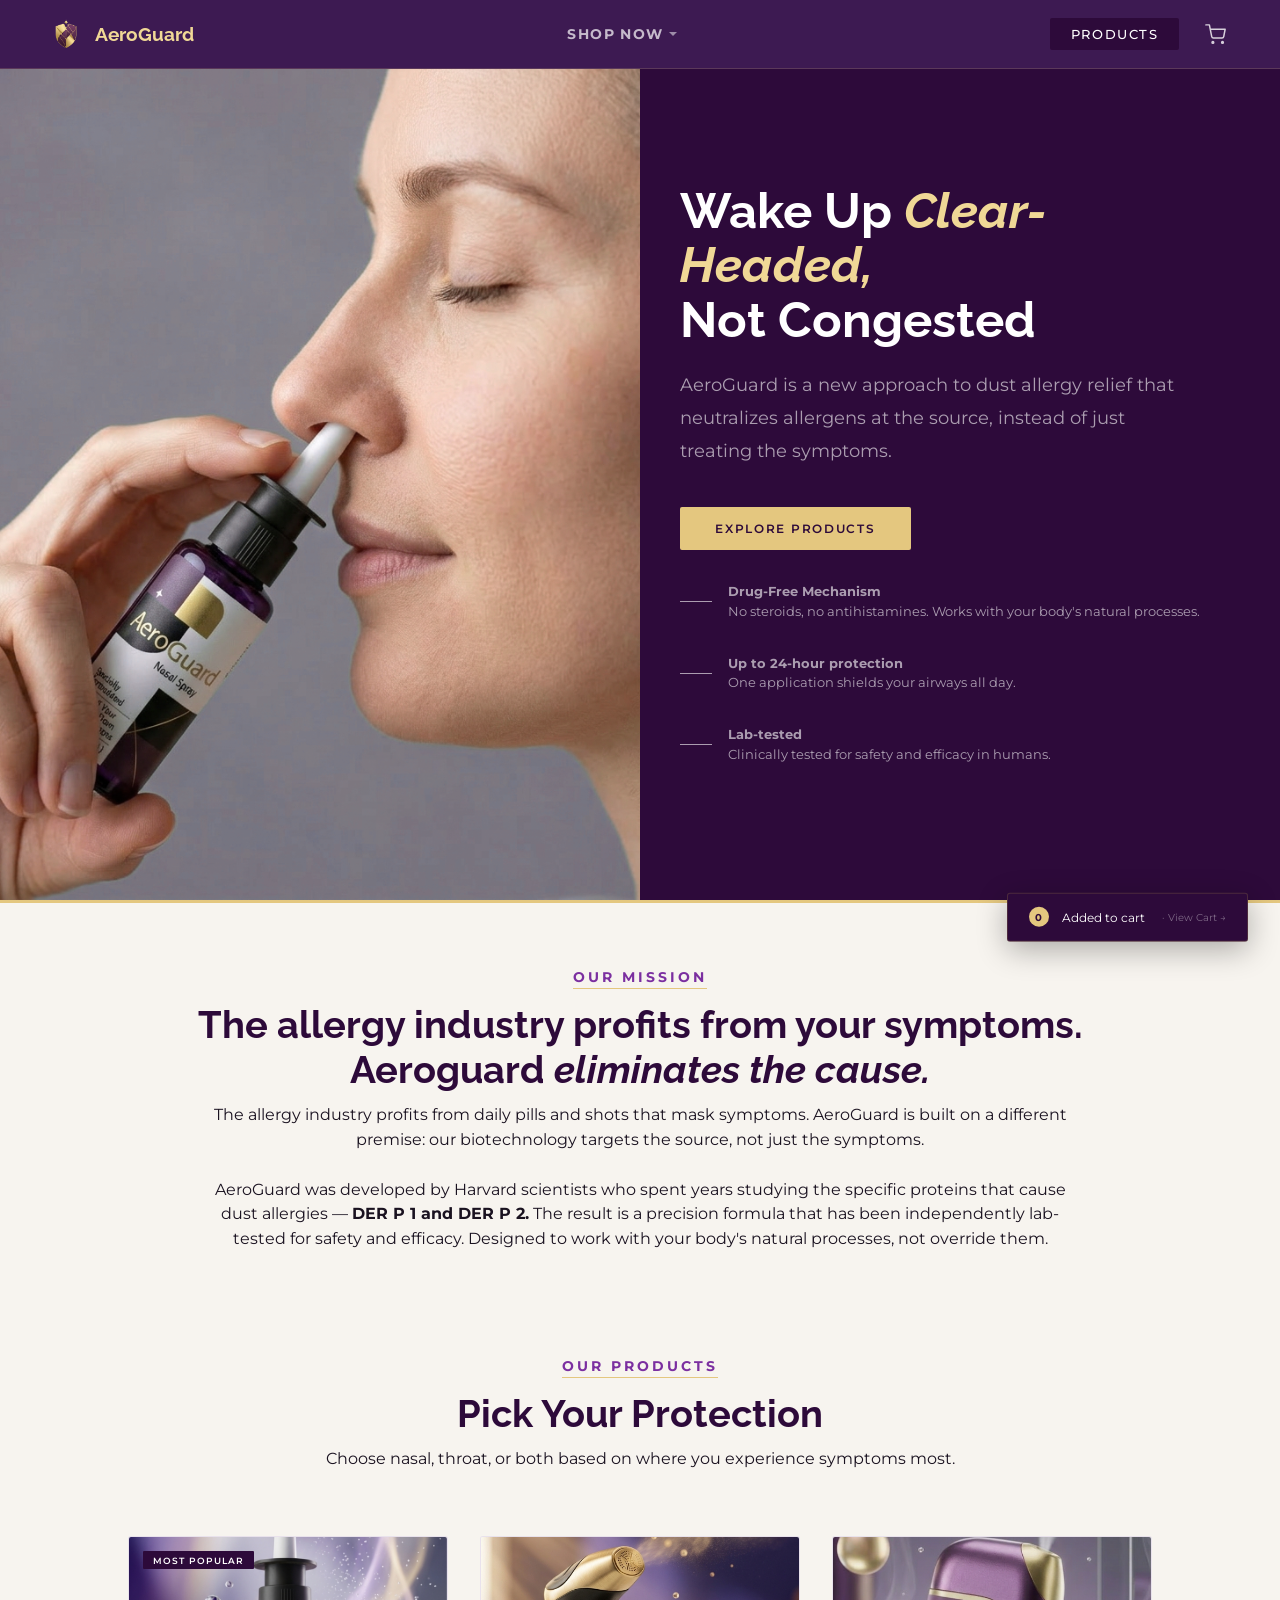
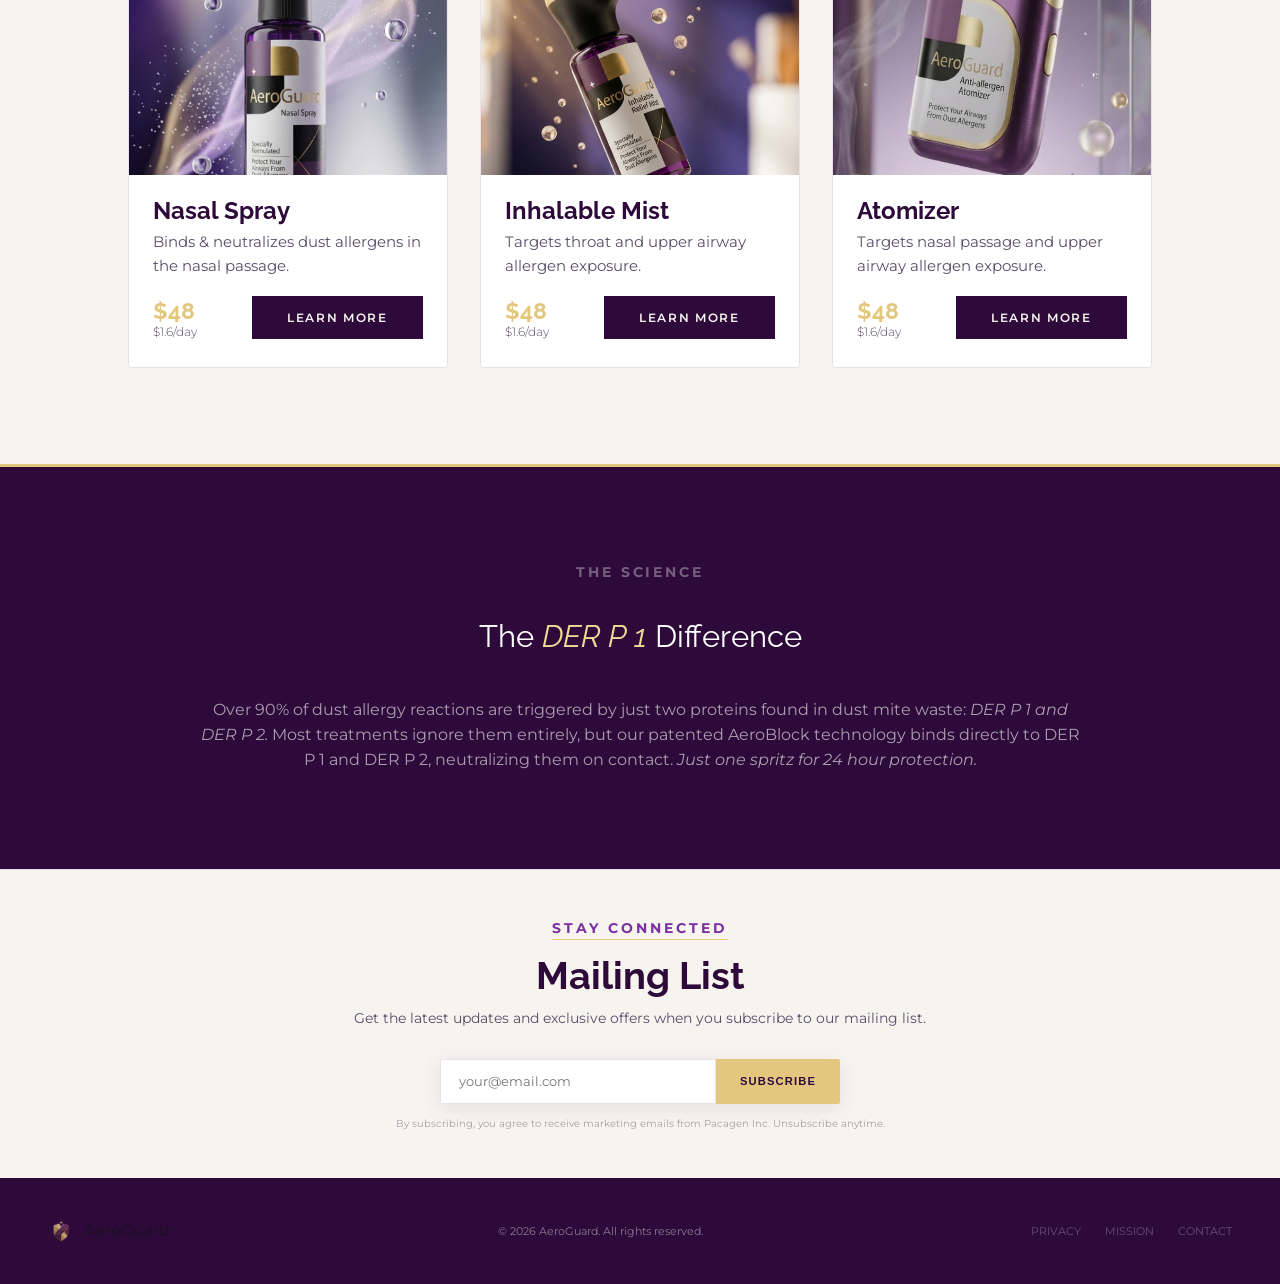
<file: index.html>
<!DOCTYPE html>
<html lang="en">
<head>

  <!-- <script src="https://static.runconverge.com/pixels/w557uh.js" async></script>
  <script>
    window.cvg||(cvg=function(){cvg.process?cvg.process.apply(cvg,arguments):cvg.queue.push(arguments)},cvg.queue=[]);
    cvg({method:"track",eventName:"$page_load"});
  </script> -->

  <meta charset="UTF-8"/>
  <meta name="viewport" content="width=device-width, initial-scale=1.0"/>
  <title>AeroGuard — Inhalable Allergy Relief</title>
  
  <link href="https://fonts.googleapis.com/css2?family=Raleway:ital,wght@0,300;0,400;0,600;0,700;1,300;1,400&family=Montserrat:wght@300;400;500;600&display=swap" rel="stylesheet"/>
  
  <link rel="stylesheet" href="assets/css/global.css" />
  <link rel="stylesheet" href="assets/css/landing-styles.css" /> 
</head>
<body>

<div id="nav-placeholder"></div>

<section class="hero">
  <div class="hero-text fade-up">
    <h1 class="hero-title">Wake Up <em>Clear-Headed,</em><br>Not Congested</h1>
    <p class="hero-body">AeroGuard is a new approach to dust allergy relief that neutralizes allergens at the source, instead of just treating the symptoms.</p>
    
    <a href="#products" class="hero-cta">Explore Products</a>
    
    <div class="hero-proof">
      <div class="proof-line"></div>
      <div class="proof-text">
        Drug-Free Mechanism
        <strong>No steroids, no antihistamines. Works with your body's natural processes.</strong>
      </div>
    </div>

    <div class="hero-proof">
      <div class="proof-line"></div>
      <div class="proof-text">
        Up to 24-hour protection
        <strong>One application shields your airways all day.</strong>
      </div>
    </div>

    <div class="hero-proof">
      <div class="proof-line"></div>
      <div class="proof-text">
        Lab-tested
        <strong>Clinically tested for safety and efficacy in humans.</strong>
      </div>
    </div>

  </div>
  <div class="hero-img">
    <img src="assets/images/homepage-hero.png" alt="Homepage Hero">
  </div>
</section>

<section class="preproduct" id="preproduct">
  <div class="section-header fade-up">
    <div class="section-eyebrow fade-up">Our Mission</div>
    <h2 class="section-title fade-up">
      The allergy industry profits from your symptoms. 
      <br>Aeroguard <em>eliminates the cause.</em>
    </h2>
    <p class="section-sub">
    The allergy industry profits from daily pills and shots that mask symptoms. AeroGuard is built on a different premise: our biotechnology targets the source, not just the symptoms.
    <br><br>
    AeroGuard was developed by Harvard scientists who spent years studying the specific proteins that cause dust allergies — <strong>DER P 1 and DER P 2.</strong> The result is a precision formula that has been independently lab-tested for safety and efficacy. Designed to work with your body's natural processes, not override them.
    </p>
  </div>
</section>

<section class="products" id="products">
  <div class="section-header fade-up">
    <div class="section-eyebrow">Our Products</div>
    <h2 class="section-title">Pick Your Protection</h2>
    <p class="section-sub">Choose nasal, throat, or both based on where you experience symptoms most.</p>
  </div>
  
  <div class="products-grid">
    
    <div class="product-card fade-up">
      <div class="product-img-wrap" onclick="window.location.href='products/nasalspray.html'" style="cursor: pointer;">
        <div class="product-badge badge-best">Most Popular</div>
        <img src ="assets/images/nasalspray_product.png" alt="AeroGuard Nasal Spray">
      </div>
      <div class="product-info">
        <div class="product-name" onclick="window.location.href='products/nasalspray.html'" style="cursor: pointer;">Nasal Spray</div>
        <div class="product-tagline">Binds &amp; neutralizes dust allergens in the nasal passage.</div>
        <div class="product-footer">
          <div>
            <div class="product-price">$48</div>
            <div class="product-price-sub">$1.6/day</div>
          </div>
          <button class="product-cta" onclick="window.location.href='products/nasalspray.html'" style="cursor: pointer;">Learn More</button>
          <!-- <button class="atc-btn btn-atc" onclick="Cart.add('nasal-spray')">Add to Cart</button> -->
        </div>
      </div>
    </div>

    <div class="product-card fade-up">
      <div class="product-img-wrap" onclick="window.location.href='products/inhalermist.html'" style="cursor: pointer;">
        <img src="assets/images/inhalermist_product.png" alt="AeroGuard Inhalable Mist">
      </div>
      <div class="product-info">
        <div class="product-name" onclick="window.location.href='products/inhalermist.html'" style="cursor: pointer;">Inhalable Mist</div>
        <div class="product-tagline">Targets throat and upper airway allergen exposure.</div>
        <div class="product-footer">
          <div>
            <div class="product-price">$48</div>
            <div class="product-price-sub">$1.6/day</div>
          </div>
          <button class="product-cta" onclick="window.location.href='products/inhalermist.html'" style="cursor: pointer;">Learn More</button>
          <!-- <button class="atc-btn btn-atc" onclick="Cart.add('inhalable-mist')">Add to Cart</button> -->
        </div>
      </div>
    </div>

    <div class="product-card fade-up">
      <div class="product-img-wrap" onclick="window.location.href='products/atomizer.html'" style="cursor: pointer;">
        <img src="assets/images/atomizer_product.png" alt="AeroGuard Atmoizer">
      </div>
      <div class="product-info">
        <div class="product-name" onclick="window.location.href='products/atomizer.html'" style="cursor: pointer;">Atomizer</div>
        <div class="product-tagline">Targets nasal passage and upper airway allergen exposure.</div>
        <div class="product-footer">
          <div>
            <div class="product-price">$48</div>
            <div class="product-price-sub">$1.6/day</div>
          </div>
          <button class="product-cta" onclick="window.location.href='products/atomizer.html'" style="cursor: pointer;">Learn More</button>
          <!-- <button class="atc-btn btn-atc" onclick="Cart.add('atomizer')">Add to Cart</button> -->
        </div>
      </div>
    </div>
  </div>
</section>

<section class="statement" id="statement">
  <div class="statement-kicker fade-up">The Science</div>
  <p class="statement-body fade-up">The <em>DER P 1</em> Difference</p>
  <br><br>
  <p class="section-sub" style="color:rgba(255, 255, 255, 0.6)">
    Over 90% of dust allergy reactions are triggered by just two proteins found in dust mite waste: <em>DER P 1 and DER P 2.</em> Most treatments ignore them entirely, but our patented AeroBlock technology binds directly to DER P 1 and DER P 2, neutralizing them on contact. <em>Just one spritz for 24 hour protection.</em>
  </p>
</section>

<section class="mailing">
  <div class="section-eyebrow fade-up">Stay Connected</div>
  <h2 class="section-title fade-up">Mailing List</h2>
  <p class="mailing-sub fade-up">Get the latest updates and exclusive offers when you subscribe to our mailing list.</p>
  <div class="mailing-form fade-up">
    <input type="email" class="mailing-input" id="mailingEmail" placeholder="your@email.com"/>
    <button class="mailing-submit" onclick="submitMailing()">Subscribe</button>
  </div>
  <p class="mailing-note">By subscribing, you agree to receive marketing emails from Pacagen Inc. Unsubscribe anytime.</p>
</section>

<div id="footer-placeholder"></div>

<div class="cart-toast" id="cartToast" onclick="window.location.href='cart.html'">
  <div class="toast-badge" id="toastBadge">0</div>
  <span id="toastMsg">Added to cart</span>
  <span style="opacity: 0.38; font-size: 0.65rem; margin-left: 0.3rem;">· View Cart →</span>
</div>

<script src="assets/js/products.js"></script>
<script src="assets/js/tracking.js"></script>
<script src="assets/js/cart-engine.js"></script>
<script src="assets/js/components.js"></script>
<script src="assets/js/ui-init.js"></script>

<script>
  // Page-specific tracking
  Tracker.pageView('Landing Page Mobile');
  
  function submitMailing() {
    const email = document.getElementById('mailingEmail').value;
    if (email && email.includes('@')) {
      Tracker.event('EmailSignup', { email: email, source: 'home_mailing_mobile' });
      alert('Thank you for subscribing!');
    }
  }
</script>

</body>
</html>
</file>
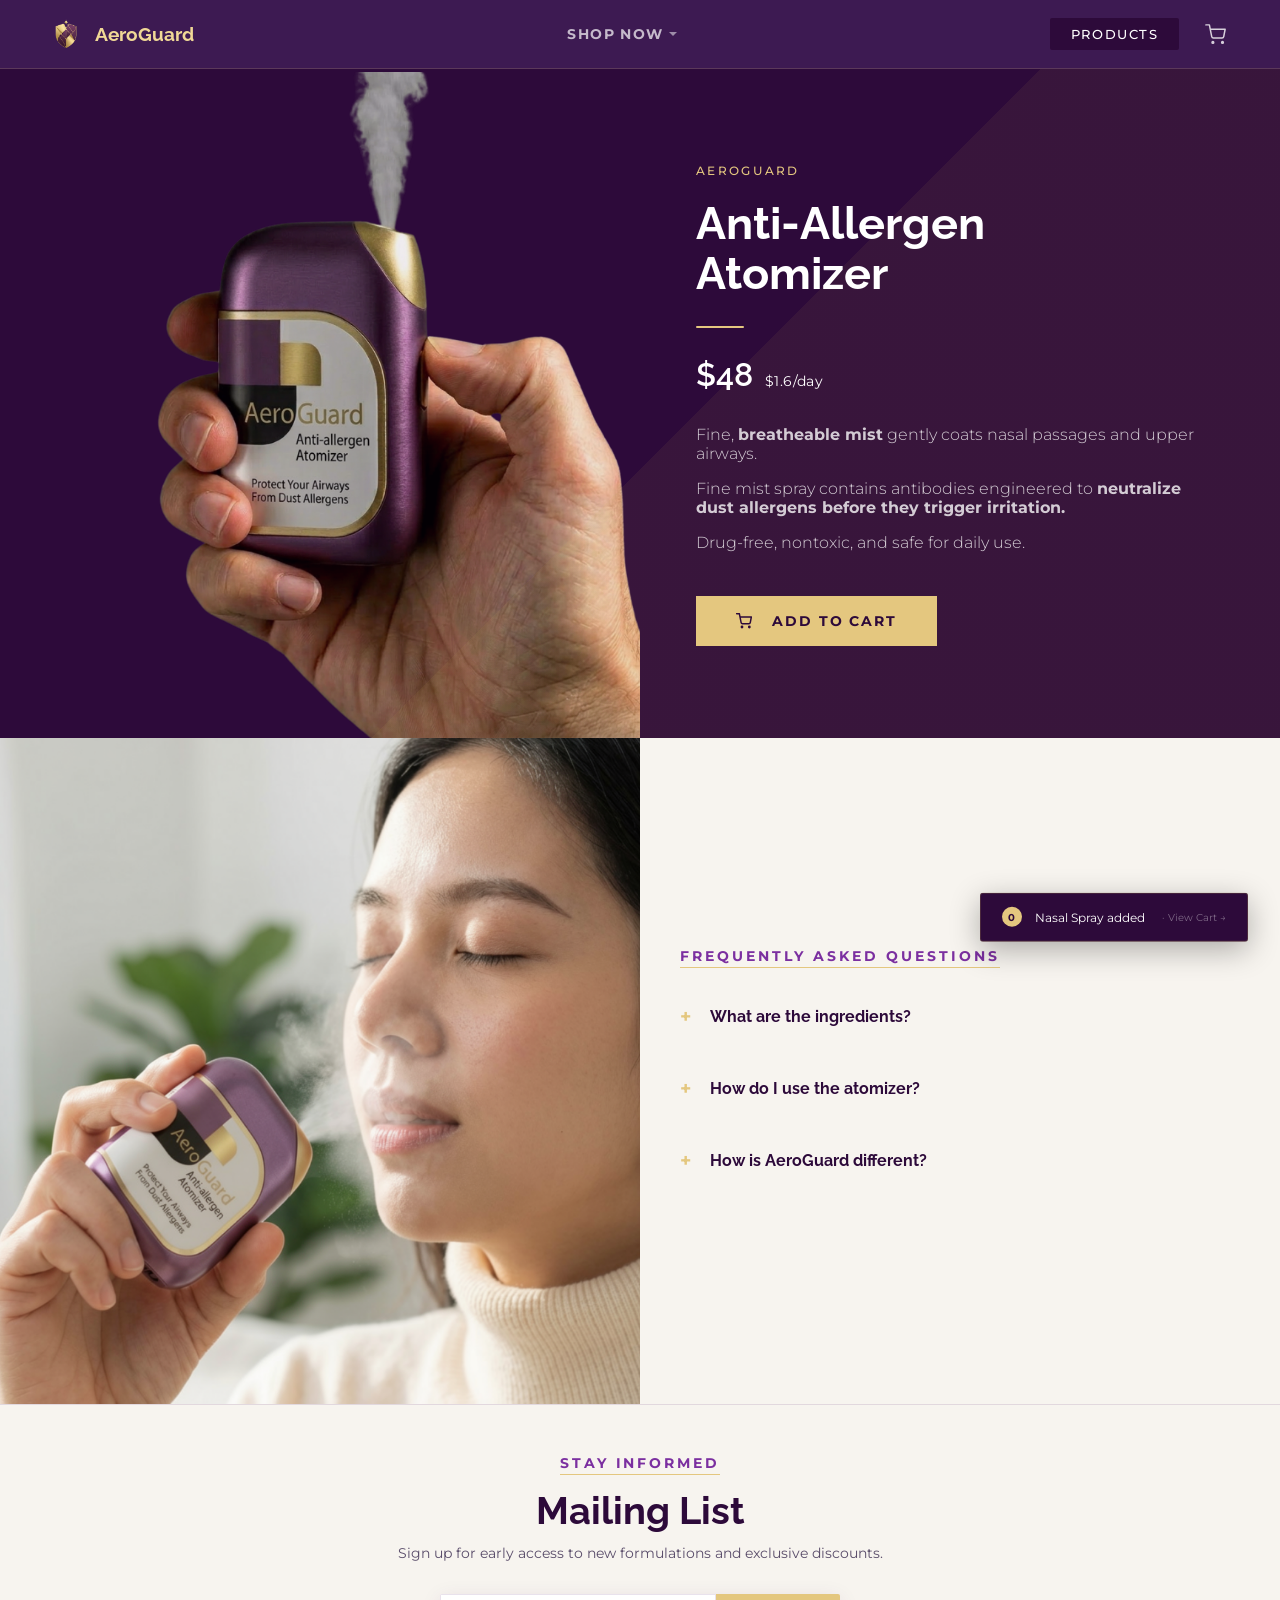
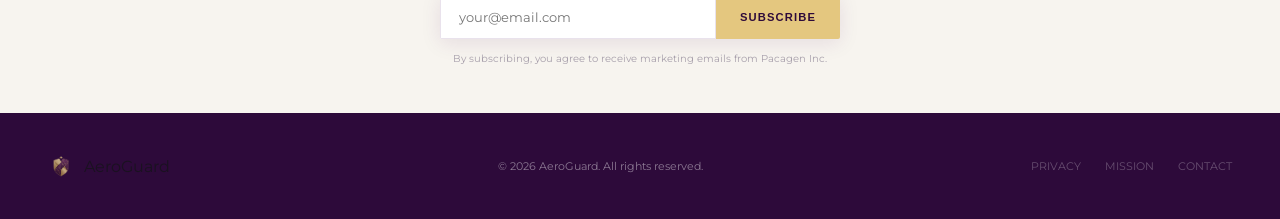
<file: atomizer.html>
<!DOCTYPE html>
<html lang="en">
<head>
  <script>
  !function(f,b,e,v,n,t,s)
  {if(f.fbq)return;n=f.fbq=function(){n.callMethod?
  n.callMethod.apply(n,arguments):n.queue.push(arguments)};
  if(!f._fbq)f._fbq=n;n.push=n;n.loaded=!0;n.version='2.0';
  n.queue=[];t=b.createElement(e);t.async=!0;
  t.src=v;s=b.getElementsByTagName(e)[0];
  s.parentNode.insertBefore(t,s)}(window, document,'script',
  'https://connect.facebook.net/en_US/fbevents.js');
  fbq('init', '1892840237898782');
  fbq('track', 'PageView');
  </script>
  <noscript><img height="1" width="1" style="display:none"
  src="https://www.facebook.com/tr?id=1892840237898782&ev=PageView&noscript=1"
  /></noscript>
  <meta charset="UTF-8" />
  <meta name="viewport" content="width=device-width, initial-scale=1.0" />
  <title>AeroGuard Anti-Allergen Atomizer - Dust Neutralizing Mist</title>
  
  <link href="https://fonts.googleapis.com/css2?family=Raleway:ital,wght@0,300;0,400;0,600;0,700;1,300;1,400&family=Montserrat:wght@300;400;500;600&display=swap" rel="stylesheet" />
  
  <link rel="stylesheet" href="assets/css/global.css" />
  <link rel="stylesheet" href="assets/css/pdp-shared.css" />
</head>
<body>

  <div id="nav-placeholder"></div>

  <section class="hero">
    <div class="hero__image-col">
      <img src="assets/images/atomizer_productshot.png" alt="Aeroguard Atmoizer" />
    </div>

    <div class="hero__content">
      <p class="hero__eyebrow">AeroGuard</p>
      <h1 class="hero__title">Anti-Allergen<br>Atomizer</h1>
      <div class="hero__divider" style="width: 48px; height: 2px; background: var(--gold); margin-bottom: 28px; border-radius: 2px;"></div>
      <div class="hero__price-row">
        <span class="hero__price">$48</span>
        <span class="hero__supply">$1.6/day</span>
      </div>

      <p class="hero__desc" style="color: rgba(255,255,255,.78); margin-bottom: 16px; font-weight: 300;">
        Fine, <strong>breatheable mist</strong> gently coats nasal passages and upper airways.
      </p>

      <p class="hero__desc" style="color: rgba(255,255,255,.78); margin-bottom: 16px; font-weight: 300;">
        Fine mist spray contains antibodies engineered to <strong>neutralize dust allergens before they trigger irritation.</strong>
      </p>
      <p class="hero__desc" style="color: rgba(255,255,255,.78); margin-bottom: 44px; font-weight: 300;">
        Drug-free, nontoxic, and safe for daily use. 
      </p>

      <button class="btn-atc" onclick="Cart.add('atomizer')">
        <svg width="16" height="16" viewBox="0 0 24 24" fill="none" stroke="currentColor" stroke-width="2.2" stroke-linecap="round" stroke-linejoin="round" style="margin-right: 10px;">
          <circle cx="9" cy="21" r="1"/><circle cx="20" cy="21" r="1"/>
          <path d="M1 1h4l2.68 13.39a2 2 0 0 0 2 1.61h9.72a2 2 0 0 0 2-1.61L23 6H6"/>
        </svg>
        Add to Cart
      </button>
    </div>
  </section>

  <section class="bottom">
    <div class="bottom__image-col">
      <img src="assets/images/atomizer_faqshot.png" alt="AeroGuard Atomizer" />
    </div>

    <div class="bottom__faq">
      <p class="section-eyebrow">Frequently Asked Questions</p>

      <div class="faq__item">
        <div class="faq__question" role="button" aria-expanded="false" tabindex="0">
          <span>What are the ingredients?</span>
          <!-- <div class="faq__icon">+</div> -->
        </div>
        <div class="faq__answer">
          <p>AeroGuard uses a proprietary antibody blend in a saline solution. Our formula is preservative-free and designed for daily use.</p>
        </div>
      </div>

      <div class="faq__item">
        <div class="faq__question" role="button" aria-expanded="false" tabindex="0">
          <span>How do I use the atomizer?</span>
          <!-- <div class="faq__icon">+</div> -->
        </div>
        <div class="faq__answer">
          <p> Press and hold the side button to dispense mist.</p>
          <p>Point the mist towards your face.</p>
          <p>Take 2-3 deep breaths of 5 seconds each, fully inhaling the mist. </p>
          <!-- <p>Apply to the back of your throat. Apply once daily or as directed for continuous protection. No need to spit out.</p> -->
        </div>
      </div>

      <div class="faq__item">
        <div class="faq__question" role="button" aria-expanded="false" tabindex="0">
          <span>How is AeroGuard different?</span>
          <!-- <div class="faq__icon">+</div> -->
        </div>
        <div class="faq__answer">
          <p>Unlike antihistamines that mask symptoms, AeroGuard's antibody technology neutralizes 76% of dust allergens, targeting the problem at the source. It is steroid-free and non-drowsy.</p>
        </div>
      </div>
    </div>
  </section>

  <section class="mailing">
    <div class="section-eyebrow fade-up">Stay Informed</div>
    <h2 class="section-title fade-up">Mailing List</h2>
    <p class="mailing-sub fade-up" style="font-size: 0.88rem; color: var(--mid); margin-bottom: 2rem;">Sign up for early access to new formulations and exclusive discounts.</p>
    <div class="mailing-form fade-up">
      <input type="email" class="mailing-input" id="mailingEmail" placeholder="your@email.com"/>
      <button class="mailing-submit" onclick="submitMailing()">Subscribe</button>
    </div>
    <p class="mailing-note" style="font-size: 0.65rem; color: var(--mid); opacity: 0.5; margin-top: 0.8rem;">By subscribing, you agree to receive marketing emails from Pacagen Inc.</p>
  </section>

  <div id="footer-placeholder"></div>

  <div class="cart-toast" id="cartToast" onclick="window.location.href='cart.html'">
    <div class="toast-badge" id="toastBadge">0</div>
    <span id="toastMsg">Nasal Spray added</span>
    <span style="opacity: 0.38; font-size: 0.65rem; margin-left: 0.3rem;">· View Cart →</span>
  </div>

  <script src="assets/js/products.js"></script>
  <script src="assets/js/tracking.js"></script>
  <script src="assets/js/cart-engine.js"></script>
  <script src="assets/js/components.js"></script>
  <script src="assets/js/ui-init.js"></script>

  <script>
    /**
     * Page-Specific Logic
     */
    Tracker.pageView('Atomizer PDP');

    // Placeholder for mailing list submission logic
    function submitMailing() {
      const email = document.getElementById('mailingEmail').value;
      if (email && email.includes('@')) {
        Tracker.event('EmailSignup', { email: email, source: 'pdp_mailing' });
        alert('Thank you for subscribing!');
      } else {
        alert('Please enter a valid email.');
      }
    }
  </script>

</body>
</file>
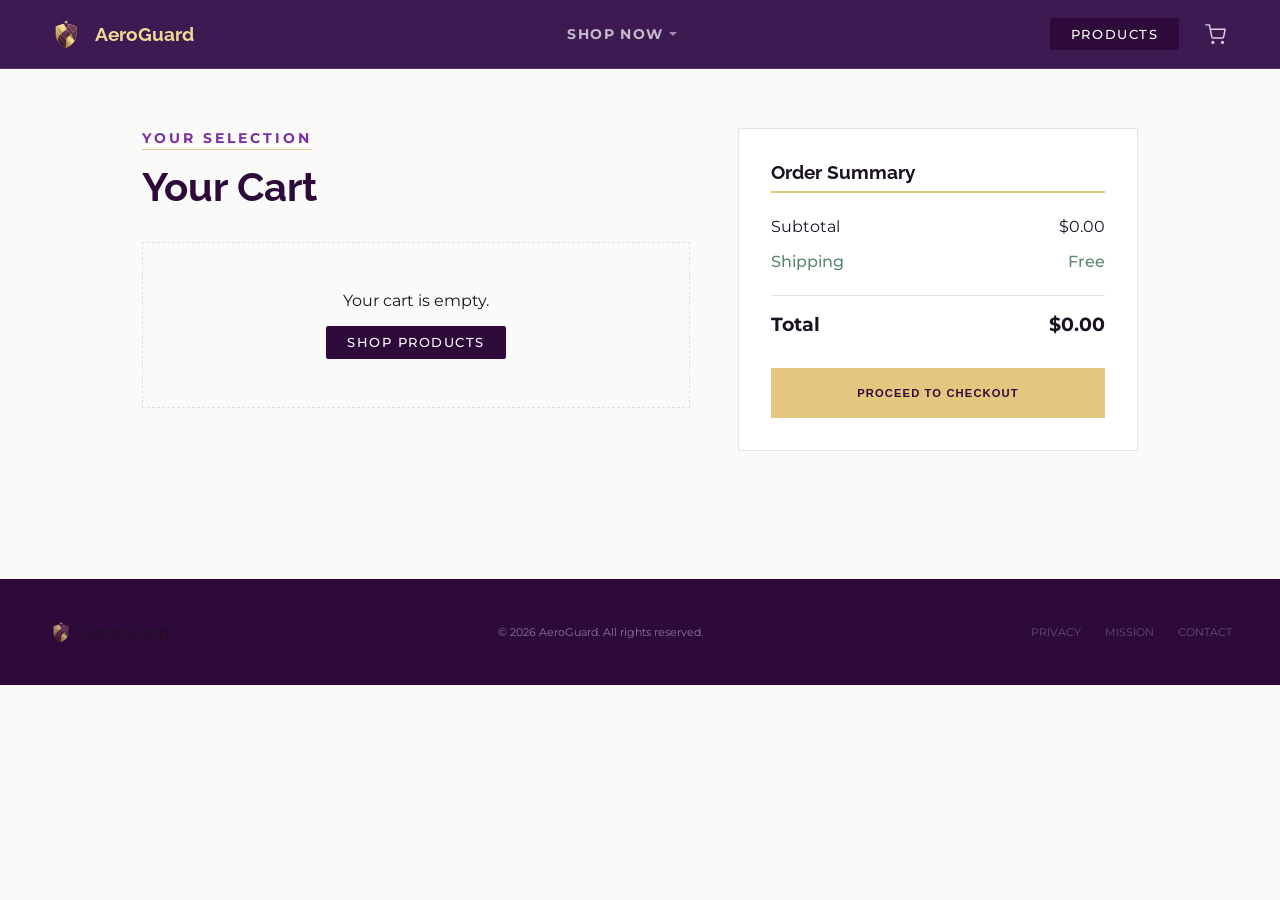
<file: cart.html>
<!DOCTYPE html>
<html lang="en">
<head>
  <meta charset="UTF-8" />
  <meta name="viewport" content="width=device-width, initial-scale=1.0" />
  <title>Your Cart — AeroGuard</title>
  
  <link href="https://fonts.googleapis.com/css2?family=Raleway:wght@400;600;700&family=Montserrat:wght@300;400;500;600&display=swap" rel="stylesheet" />
  
  <link rel="stylesheet" href="assets/css/global.css" />
  <style>
    /* Cart-specific layout logic */
    .page-wrap {
      max-width: 1060px; margin: 0 auto;
      padding: 6rem 1.5rem; display: grid; grid-template-columns: 1fr;
      gap: 3rem; align-items: start;
    }
    @media (min-width: 860px) { .page-wrap { grid-template-columns: 1fr 400px; padding: 8rem 2rem; } }

    .cart-item {
      display: grid; grid-template-columns: 72px 1fr auto;
      gap: 1.2rem; align-items: center; padding: 1.5rem 0;
      border-bottom: 1px solid var(--border);
    }
    .item-thumb { width: 72px; height: 72px; border-radius: 3px; display: flex; align-items: center; justify-content: center; }
    
    /* Sold Out States */
    .soldout-active { opacity: 0.5; pointer-events: none; }
    .soldout-reveal { display: none; margin-top: 1.5rem; border: 1px solid rgba(180,50,50,0.2); border-radius: 4px; overflow: hidden; }
    .soldout-reveal.show { display: block; animation: slideUp 0.4s ease; }
    
    @keyframes slideUp { from { opacity: 0; transform: translateY(10px); } to { opacity: 1; transform: translateY(0); } }

    .qty-btn {
      width: 32px;
      height: 32px;
      display: flex;
      align-items: center;
      justify-content: center;
      background: var(--offwhite);
      border: 1px solid var(--border);
      color: var(--purple-deep);
      font-size: 1.2rem;
      font-weight: 600;
      cursor: pointer;
      transition: var(--transition);
      border-radius: 2px;
    }

    .qty-btn:hover {
      background: var(--purple-mid);
      color: white;
      border-color: var(--purple-mid);
    }
  </style>
</head>
<body>

<div id="nav-placeholder"></div>

<div class="page-wrap">
  <div class="cart-left">
    <div class="cart-header" style="margin-bottom: 2rem;">
      <p class="section-eyebrow">Your Selection</p>
      <h1 style="font-family: 'Raleway'; font-size: 2.5rem; color: var(--purple-deep);">Your Cart</h1>
    </div>

    <div id="emptyCart" style="display:none; text-align:center; padding: 3rem; border: 1px dashed var(--border);">
      <p>Your cart is empty.</p>
      <a href="index.html#products" class="btn-sm" style="display:inline-block; margin-top: 1rem;">Shop Products</a>
    </div>

    <div id="cartItemsList"></div>
  </div>

  <div class="cart-right">
    <div style="background: white; padding: 2rem; border: 1px solid var(--border); position: sticky; top: 100px;">
      <h3 style="font-family: 'Raleway'; margin-bottom: 1.5rem; border-bottom: 2px solid var(--gold); padding-bottom: 0.5rem;">Order Summary</h3>
      <div style="display:flex; justify-content: space-between; margin-bottom: 1rem;">
        <span>Subtotal</span>
        <span id="subtotalVal">$0.00</span>
      </div>
      <div style="display:flex; justify-content: space-between; margin-bottom: 1.5rem; color: #5a8a6e; font-weight: 500;">
        <span>Shipping</span>
        <span>Free</span>
      </div>
      <div style="display:flex; justify-content: space-between; font-weight: 700; font-size: 1.2rem; border-top: 1px solid var(--border); padding-top: 1rem;">
        <span>Total</span>
        <span id="totalVal">$0.00</span>
      </div>

      <button id="checkoutBtn" class="mailing-submit" style="width:100%; height: 50px; margin-top: 2rem;" onclick="initiateCheckout()">
        Proceed to Checkout
      </button>

      <div id="soldoutReveal" class="soldout-reveal">
        <div style="background: rgba(180,50,50,0.05); padding: 1.5rem; color: var(--purple-deep);">
          <p style="font-weight: 700; margin-bottom: 0.5rem;">Sold Out</p>
          <p style="font-size: 0.85rem; margin-bottom: 1rem; opacity: 0.8;">These items just went out of stock. Join the restock list to be notified first.</p>
          <input type="email" id="restockEmail" placeholder="your@email.com" class="mailing-input" style="width: 100%; margin-bottom: 0.5rem;">
          <button class="mailing-submit" style="width: 100%; height: 40px;" onclick="submitRestock()">Notify Me</button>
        </div>
      </div>
    </div>
  </div>
</div>

<div id="footer-placeholder"></div>

<script src="assets/js/products.js"></script>
<script src="assets/js/tracking.js"></script>
<script src="assets/js/cart-engine.js"></script>
<script src="assets/js/components.js"></script>

<script>
  function renderCart() {
    const container = document.getElementById('cartItemsList');
    const emptyMsg = document.getElementById('emptyCart');
    const items = Object.entries(Cart.state).filter(([_, qty]) => qty > 0);
    
    container.innerHTML = '';
    
    if (items.length === 0) {
      emptyMsg.style.display = 'block';
      return;
    }

    let subtotal = 0;

    items.forEach(([name, qty]) => {
      const product = getProduct(name); // From products.js
      if (!product) return;

      subtotal += (product.price * qty);
      
      const row = document.createElement('div');
      row.className = 'cart-item';
      row.innerHTML = `
        <div class="item-thumb" style="background: ${product.color}">${product.icon}</div>
        <div>
          <p style="font-weight:700; color: var(--purple-deep);">${product.name}</p>
          <p style="font-size: 0.75rem; color: var(--mid);">${product.level}</p>
          <div style="margin-top: 0.5rem; display:flex; gap: 1rem; align-items:center;">
            <button class="qty-btn" onclick="updateQty('${product.name}', -1)" style="cursor:pointer;">-</button>
            <span>${qty}</span>
            <button class="qty-btn" onclick="updateQty('${product.name}', 1)" style="cursor:pointer;">+</button>
          </div>
        </div>
        <p style="font-weight:700; color: var(--gold);">$${product.price * qty}</p>
      `;
      container.appendChild(row);
    });

    document.getElementById('subtotalVal').textContent = `$${subtotal.toFixed(2)}`;
    document.getElementById('totalVal').textContent = `$${subtotal.toFixed(2)}`;
  }

  function updateQty(name, delta) {
    Cart.state[name] = (Cart.state[name] || 0) + delta;
    if (Cart.state[name] <= 0) delete Cart.state[name];
    Cart.save(); //
    renderCart();
    Cart.updateUI(); //
  }

  function initiateCheckout() {
    Tracker.event('InitiateCheckout', { cart: Cart.state }); //
    document.getElementById('checkoutBtn').style.display = 'none';
    document.getElementById('cartItemsList').classList.add('soldout-active');
    document.getElementById('soldoutReveal').classList.add('show');
  }

  function submitRestock() {
    const email = document.getElementById('restockEmail').value;
    if(email.includes('@')) {
      Tracker.event('RestockSignup', { email: email, items: Cart.state });
      alert('You are on the list!');
    }
  }

  document.addEventListener('DOMContentLoaded', () => {
    renderCart();
    Tracker.pageView('Cart Page');
  });
</script>
</body>
</html>
</file>
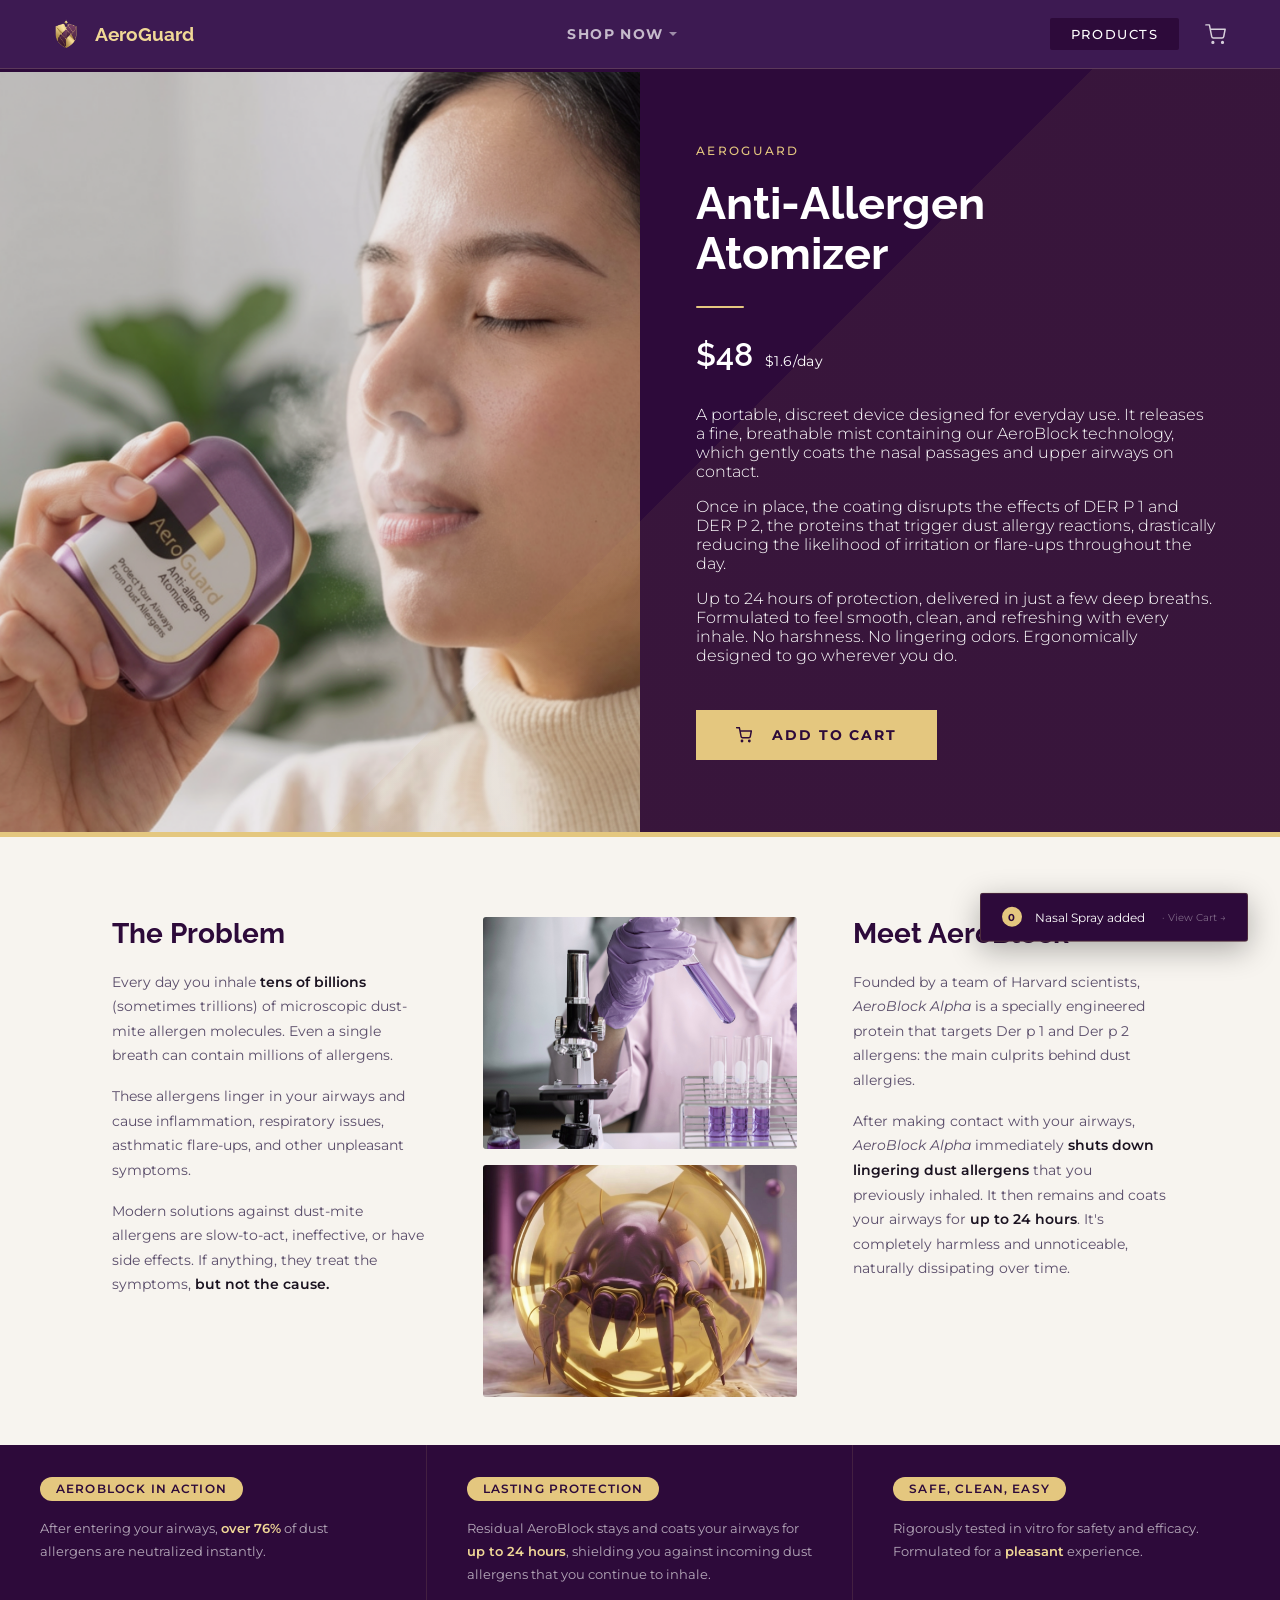
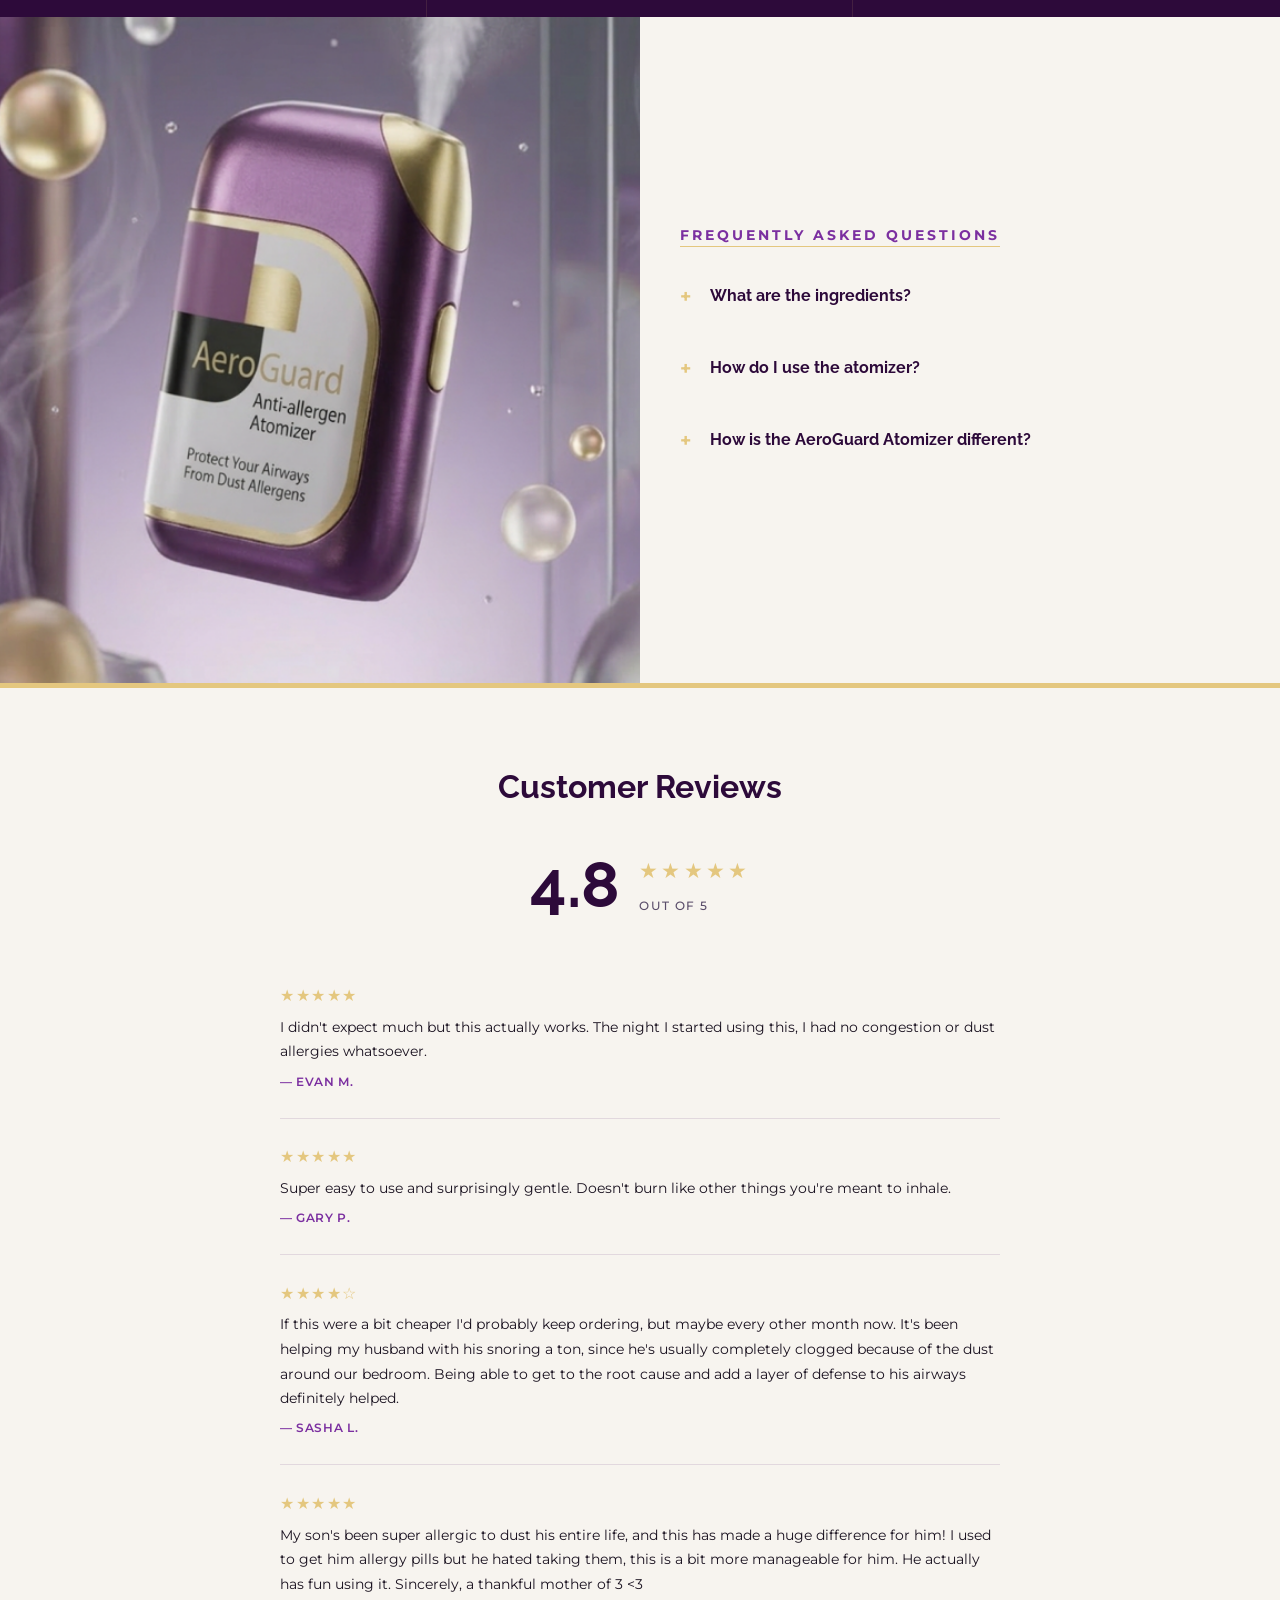
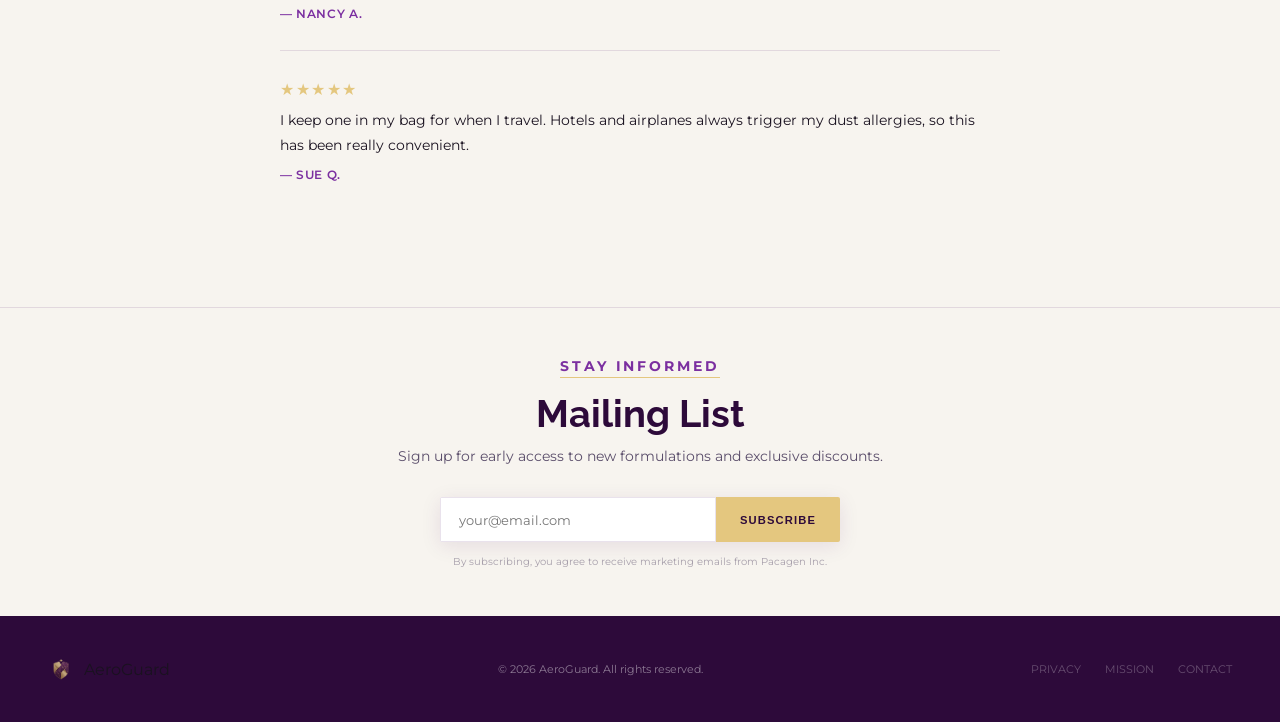
<file: products/atomizer.html>
<!DOCTYPE html>
<html lang="en">
<head>
  <meta charset="UTF-8" />
  <meta name="viewport" content="width=device-width, initial-scale=1.0" />
  <title>AeroGuard Anti-Allergen Atomizer - Dust Neutralizing Mist</title>
  
  <link href="https://fonts.googleapis.com/css2?family=Raleway:ital,wght@0,300;0,400;0,600;0,700;1,300;1,400&family=Montserrat:wght@300;400;500;600&display=swap" rel="stylesheet" />
  
  <link rel="stylesheet" href="../assets/css/global.css" />
  <link rel="stylesheet" href="../assets/css/pdp-shared.css" />
</head>
<body>

  <div id="nav-placeholder"></div>

  <section class="hero">
    <div class="hero__content">
      <p class="hero__eyebrow">AeroGuard</p>
      <h1 class="hero__title">Anti-Allergen<br>Atomizer</h1>
      <div class="hero__divider" style="width: 48px; height: 2px; background: var(--gold); margin-bottom: 28px; border-radius: 2px;"></div>
      <div class="hero__price-row">
        <span class="hero__price">$48</span>
        <span class="hero__supply">$1.6/day</span>
      </div>

      <p class="hero__desc">
        A portable, discreet device designed for everyday use. It releases a fine, breathable mist containing our AeroBlock technology, which gently coats the nasal passages and upper airways on contact.
      </p>

      <p class="hero__desc">
        Once in place, the coating disrupts the effects of DER P 1 and DER P 2, the proteins that trigger dust allergy reactions, drastically reducing the likelihood of irritation or flare-ups throughout the day. 
      </p>
      <p class="hero__desc" style="margin-bottom: 45px;">
        Up to 24 hours of protection, delivered in just a few deep breaths. Formulated to feel smooth, clean, and refreshing with every inhale. No harshness. No lingering odors. Ergonomically designed to go wherever you do.
      </p>

      <button class="btn-atc" onclick="Cart.add('atomizer')">
        <svg width="16" height="16" viewBox="0 0 24 24" fill="none" stroke="currentColor" stroke-width="2.2" stroke-linecap="round" stroke-linejoin="round" style="margin-right: 10px;">
          <circle cx="9" cy="21" r="1"/><circle cx="20" cy="21" r="1"/>
          <path d="M1 1h4l2.68 13.39a2 2 0 0 0 2 1.61h9.72a2 2 0 0 0 2-1.61L23 6H6"/>
        </svg>
        Add to Cart
      </button>
    </div>
    <div class="hero__image-col">
      <img src="../assets/images/atomizer_usage.png" alt="Aeroguard Atomizer" />
    </div>
  </section>

  <section class="science">
    <div class="science__inner">

      <div class="science__col science__col--text">
        <h2 class="science__heading">The Problem</h2>
        <p class="science__body">Every day you inhale <strong>tens of billions</strong> (sometimes trillions) of microscopic dust-mite allergen molecules. Even a single breath can contain millions of allergens.</p>
        <p class="science__body">These allergens linger in your airways and cause inflammation, respiratory issues, asthmatic flare-ups, and other unpleasant symptoms.</p>
        <p class="science__body">Modern solutions against dust-mite allergens are slow-to-act, ineffective, or have side effects. If anything, they treat the symptoms, <strong>but not the cause.</strong></p>
      </div>

      <div class="science__col science__col--images">
        <img src="../assets/images/scientist.png" alt="Harvard scientist working in lab" class="science__img science__img--top" />
        <img src="../assets/images/dustmite.png" alt="Dust mite trapped in gold sphere" class="science__img science__img--bottom" />
      </div>

      <div class="science__col science__col--text">
        <h2 class="science__heading">Meet AeroBlock</h2>
        <p class="science__body">Founded by a team of Harvard scientists, <em>AeroBlock Alpha</em> is a specially engineered protein that targets Der p 1 and Der p 2 allergens: the main culprits behind dust allergies.</p>
        <p class="science__body">After making contact with your airways, <em>AeroBlock Alpha</em> immediately <strong>shuts down lingering dust allergens</strong> that you previously inhaled. It then remains and coats your airways for <strong>up to 24 hours</strong>. It's completely harmless and unnoticeable, naturally dissipating over time.</p>
      </div>

    </div>

    <div class="science__bar">
      <div class="science__pill">
        <span class="science__pill-label">AeroBlock in Action</span>
        <p class="science__pill-body">After entering your airways, <strong>over 76%</strong> of dust allergens are neutralized instantly.</p>
      </div>
      <div class="science__pill">
        <span class="science__pill-label">Lasting Protection</span>
        <p class="science__pill-body">Residual AeroBlock stays and coats your airways for <strong>up to 24 hours</strong>, shielding you against incoming dust allergens that you continue to inhale.</p>
      </div>
      <div class="science__pill">
        <span class="science__pill-label">Safe, Clean, Easy</span>
        <p class="science__pill-body">Rigorously tested in vitro for safety and efficacy. Formulated for a <strong>pleasant</strong> experience.</p>
      </div>
    </div>
  </section>

  <section class="bottom">
    <div class="bottom__faq">
      <p class="section-eyebrow">Frequently Asked Questions</p>

      <div class="faq__item">
        <div class="faq__question" role="button" aria-expanded="false" tabindex="0">
          <span>What are the ingredients?</span>
          <!-- <div class="faq__icon">+</div> -->
        </div>
        <div class="faq__answer">
          <p>
            AeroBlock™, Sodium Chloride, Distilled Water, Glycine, Leucine, Sodium Benzoate, Potassium Sorbate, Silica, Glycerol, Ethylhexylglycerin, Phenoxyethanol
          </p>
        </div>
      </div>

      <div class="faq__item">
        <div class="faq__question" role="button" aria-expanded="false" tabindex="0">
          <span>How do I use the atomizer?</span>
          <!-- <div class="faq__icon">+</div> -->
        </div>
        <div class="faq__answer">
          <p>1. Press and hold the side button to dispense mist.</p>
          <p>2. Point the mist towards your face.</p>
          <p>3. Take 2-3 deep breaths of 5 seconds each, fully inhaling the mist. </p>
          <br>
          <p>
            Each session takes approximately five seconds. Each bottle lasts 30 days with daily use.
          </p>
        </div>
      </div>

      <div class="faq__item">
        <div class="faq__question" role="button" aria-expanded="false" tabindex="0">
          <span>How is the AeroGuard Atomizer different?</span>
          <!-- <div class="faq__icon">+</div> -->
        </div>
        <div class="faq__answer">
          <p>
            Most allergy treatments react to symptoms after they start. The Atomizer equips your airways before exposure, so allergens encounter a neutralizing barrier the moment they arrive.
          </p>
          <p>
            Unlike nasal sprays, the Atomizer covers both nasal passages and upper airways in a single use. Broader coverage with less effort.
          </p>
          <p>
            No drugs. No steroids. No systemic effects. The formula works entirely at the airway surface, leaving the rest of your body completely untouched.
          </p>
        </div>
      </div>
    </div>
    <div class="bottom__image-col">
      <img src="../assets/images/atomizer_product.png" alt="AeroGuard Atomizer" />
    </div>
  </section>

  <section class="reviews">
    <h2 class="reviews__title">Customer Reviews</h2>
    <div class="reviews__summary">
      <div class="reviews__score">4.8</div>
      <div class="reviews__score-right">
        <div class="reviews__stars reviews__stars--large">★★★★★</div>
        <div class="reviews__score-label">out of 5</div>
      </div>
    </div>
    <div class="reviews__list">

      <div class="reviews__item">
        <div class="reviews__stars">★★★★★</div>
        <p class="reviews__text">I didn't expect much but this actually works. The night I started using this, I had no congestion or dust allergies whatsoever.</p>
        <p class="reviews__name">— Evan M.</p>
      </div>

      <div class="reviews__item">
        <div class="reviews__stars">★★★★★</div>
        <p class="reviews__text">Super easy to use and surprisingly gentle. Doesn't burn like other things you're meant to inhale.</p>
        <p class="reviews__name">— Gary P.</p>
      </div>

      <div class="reviews__item">
        <div class="reviews__stars">★★★★☆</div>
        <p class="reviews__text">If this were a bit cheaper I'd probably keep ordering, but maybe every other month now. It's been helping my husband with his snoring a ton, since he's usually completely clogged because of the dust around our bedroom. Being able to get to the root cause and add a layer of defense to his airways definitely helped.</p>
        <p class="reviews__name">— Sasha L.</p>
      </div>

      <div class="reviews__item">
        <div class="reviews__stars">★★★★★</div>
        <p class="reviews__text">My son's been super allergic to dust his entire life, and this has made a huge difference for him! I used to get him allergy pills but he hated taking them, this is a bit more manageable for him. He actually has fun using it. Sincerely, a thankful mother of 3 &lt;3</p>
        <p class="reviews__name">— Nancy A.</p>
      </div>

      <div class="reviews__item">
        <div class="reviews__stars">★★★★★</div>
        <p class="reviews__text">I keep one in my bag for when I travel. Hotels and airplanes always trigger my dust allergies, so this has been really convenient.</p>
        <p class="reviews__name">— Sue Q.</p>
      </div>

    </div>
  </section>

  <section class="mailing">
    <div class="section-eyebrow fade-up">Stay Informed</div>
    <h2 class="section-title fade-up">Mailing List</h2>
    <p class="mailing-sub fade-up" style="font-size: 0.88rem; color: var(--mid); margin-bottom: 2rem;">Sign up for early access to new formulations and exclusive discounts.</p>
    <div class="mailing-form fade-up">
      <input type="email" class="mailing-input" id="mailingEmail" placeholder="your@email.com"/>
      <button class="mailing-submit" onclick="submitMailing()">Subscribe</button>
    </div>
    <p class="mailing-note" style="font-size: 0.65rem; color: var(--mid); opacity: 0.5; margin-top: 0.8rem;">By subscribing, you agree to receive marketing emails from Pacagen Inc.</p>
  </section>

  <div id="footer-placeholder"></div>

  <!-- <div class="cart-toast" id="cartToast" onclick="window.location.href='cart.html'"> -->
  <div class="cart-toast" id="cartToast">

    <div class="toast-badge" id="toastBadge">0</div>
    <span id="toastMsg">Nasal Spray added</span>
    <span style="opacity: 0.38; font-size: 0.65rem; margin-left: 0.3rem;">· View Cart →</span>
  </div>

  <script src="../assets/js/products.js"></script>
  <script src="../assets/js/tracking.js"></script>
  <script src="../assets/js/cart-engine.js"></script>
  <script src="../assets/js/components.js"></script>
  <script src="../assets/js/ui-init.js"></script>

  <script>
    /**
     * Page-Specific Logic
     */
    Tracker.pageView('Atomizer PDP');

    // Placeholder for mailing list submission logic
    function submitMailing() {
      const email = document.getElementById('mailingEmail').value;
      if (email && email.includes('@')) {
        Tracker.event('EmailSignup', { email: email, source: 'pdp_mailing' });
        alert('Thank you for subscribing!');
      } else {
        alert('Please enter a valid email.');
      }
    }
  </script>

</body>
</file>
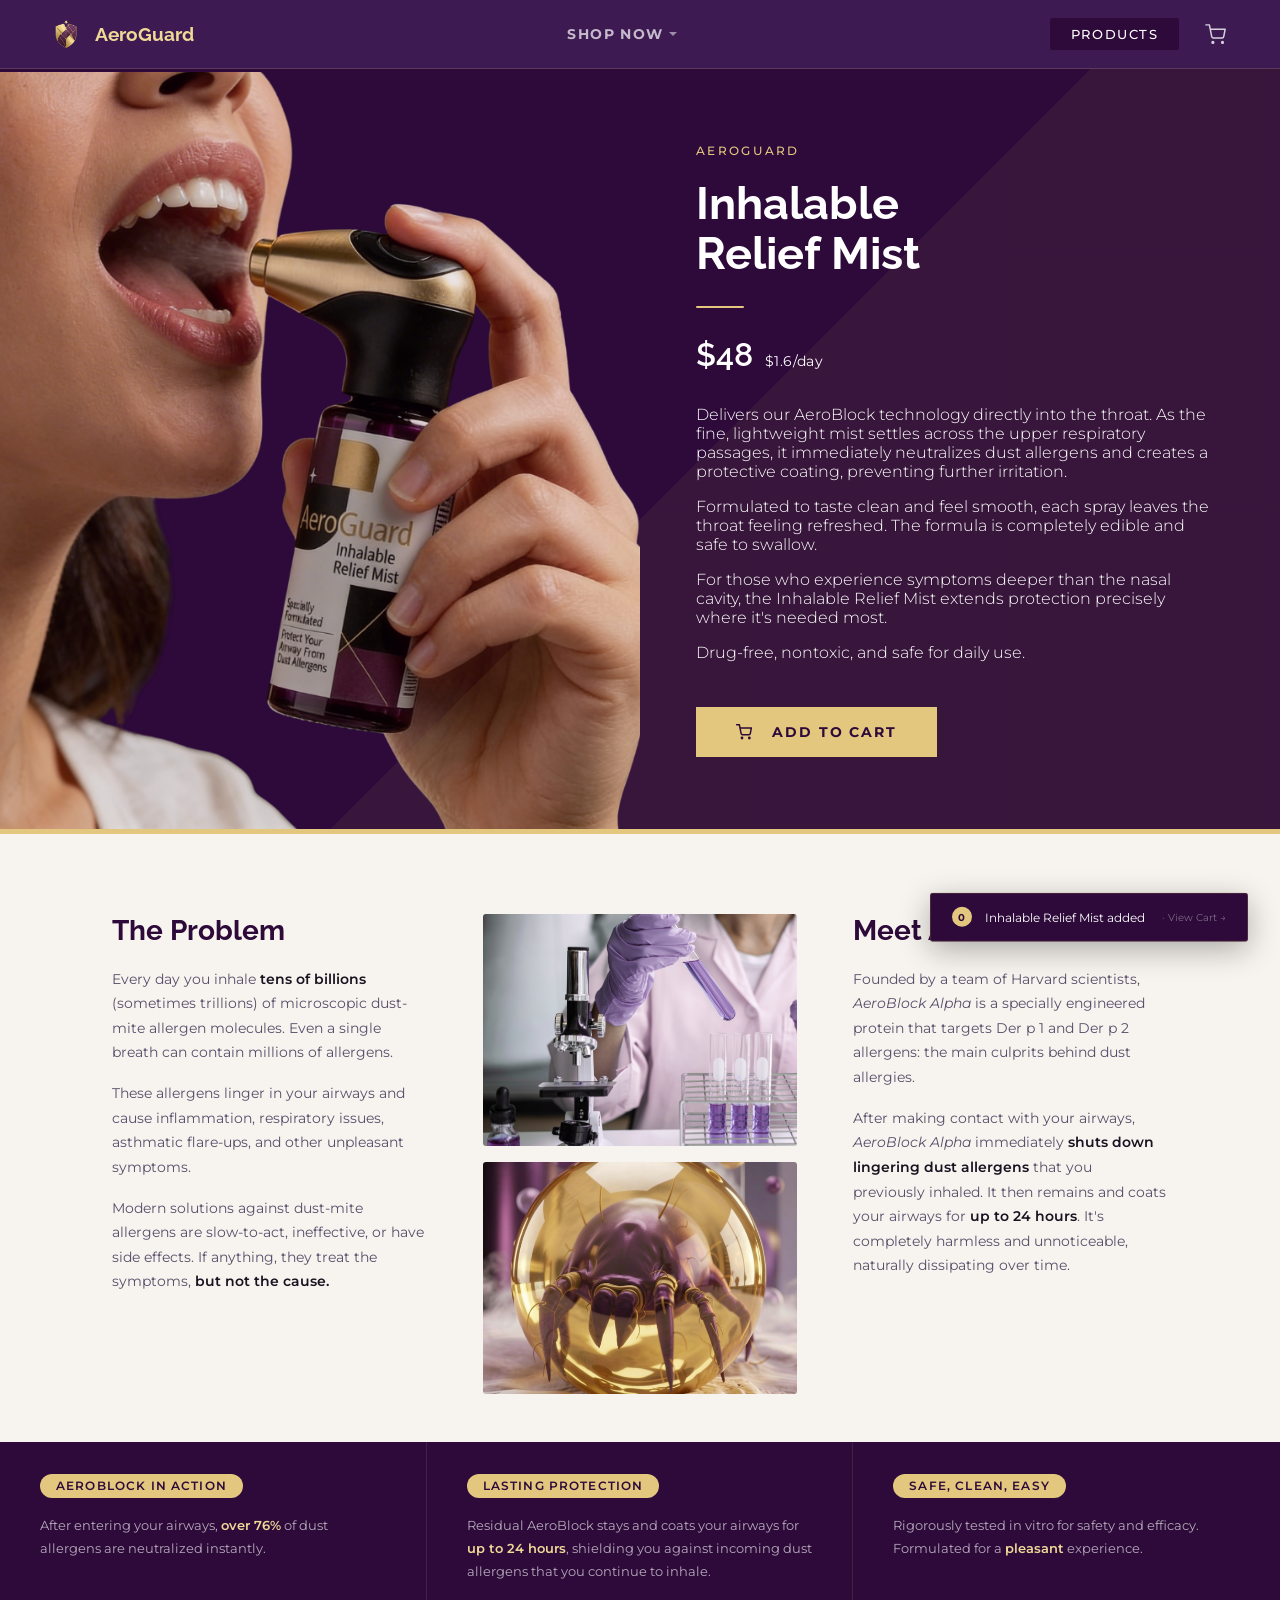
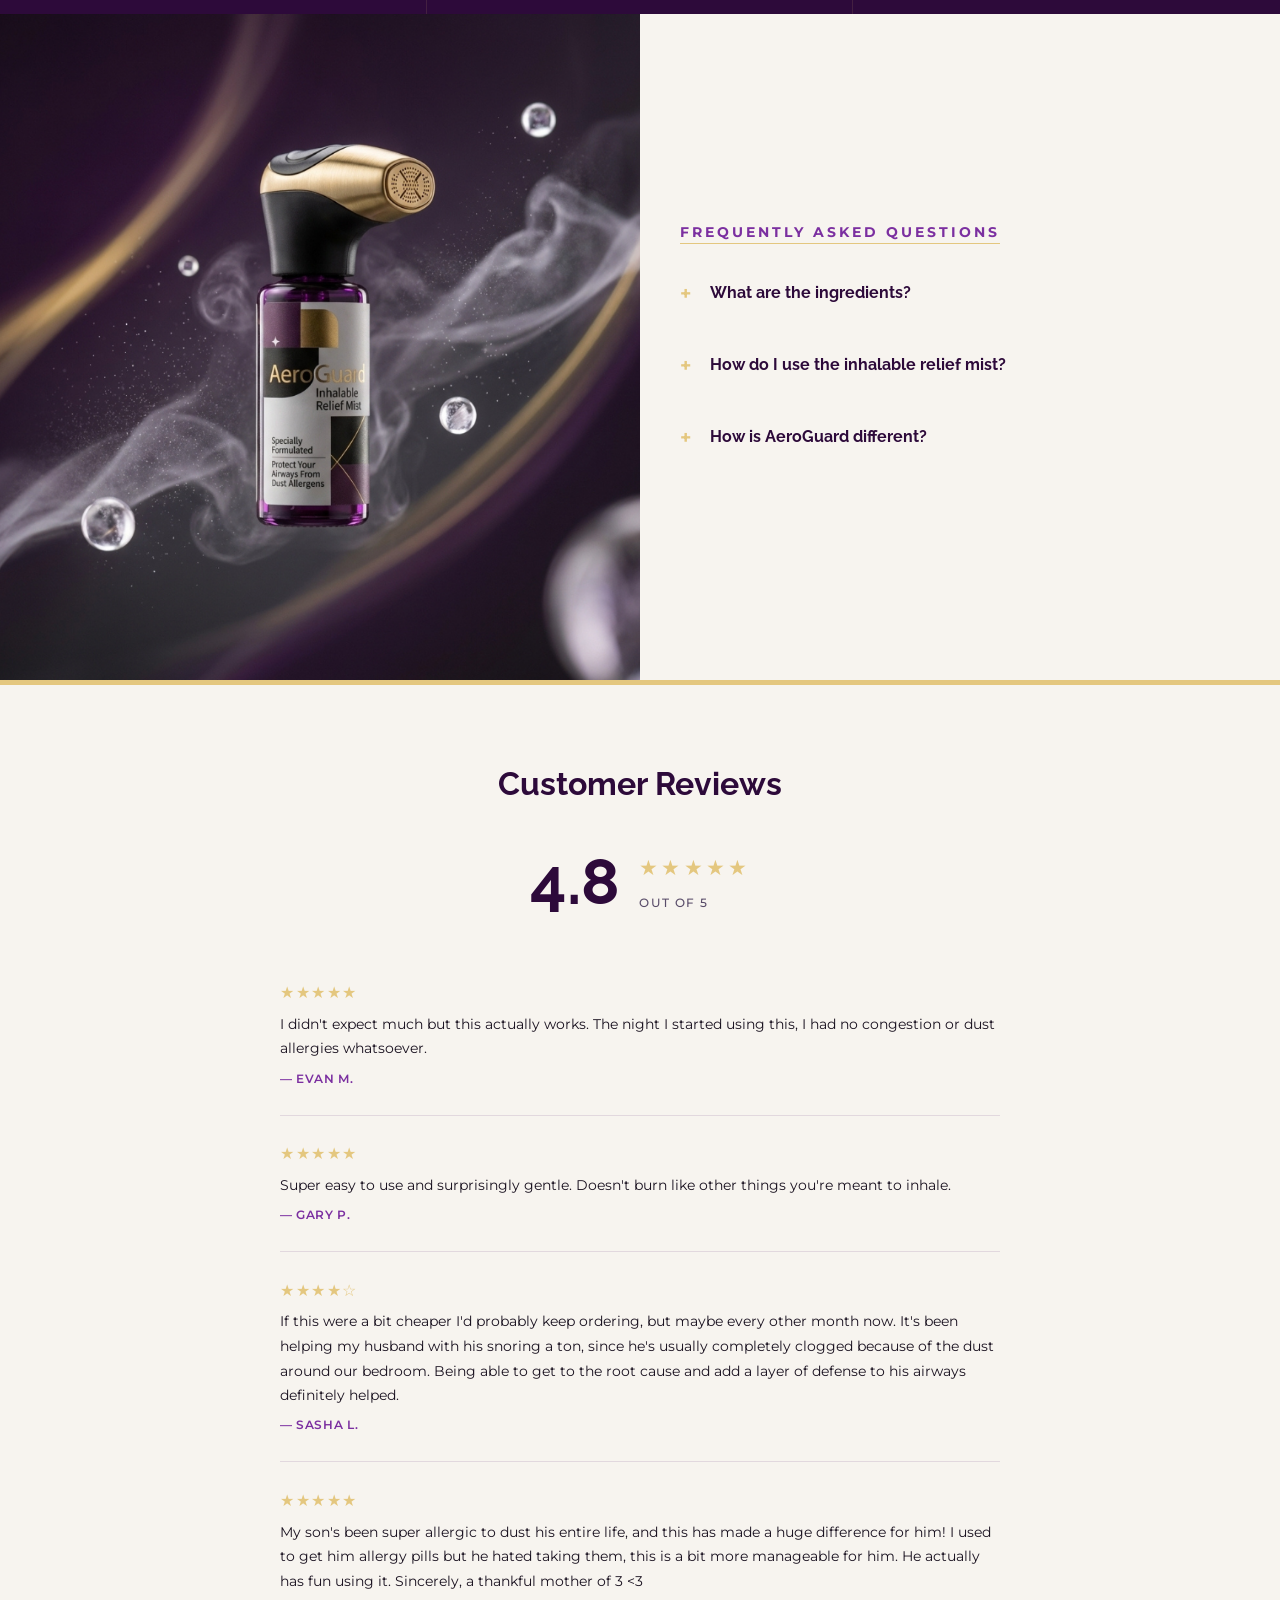
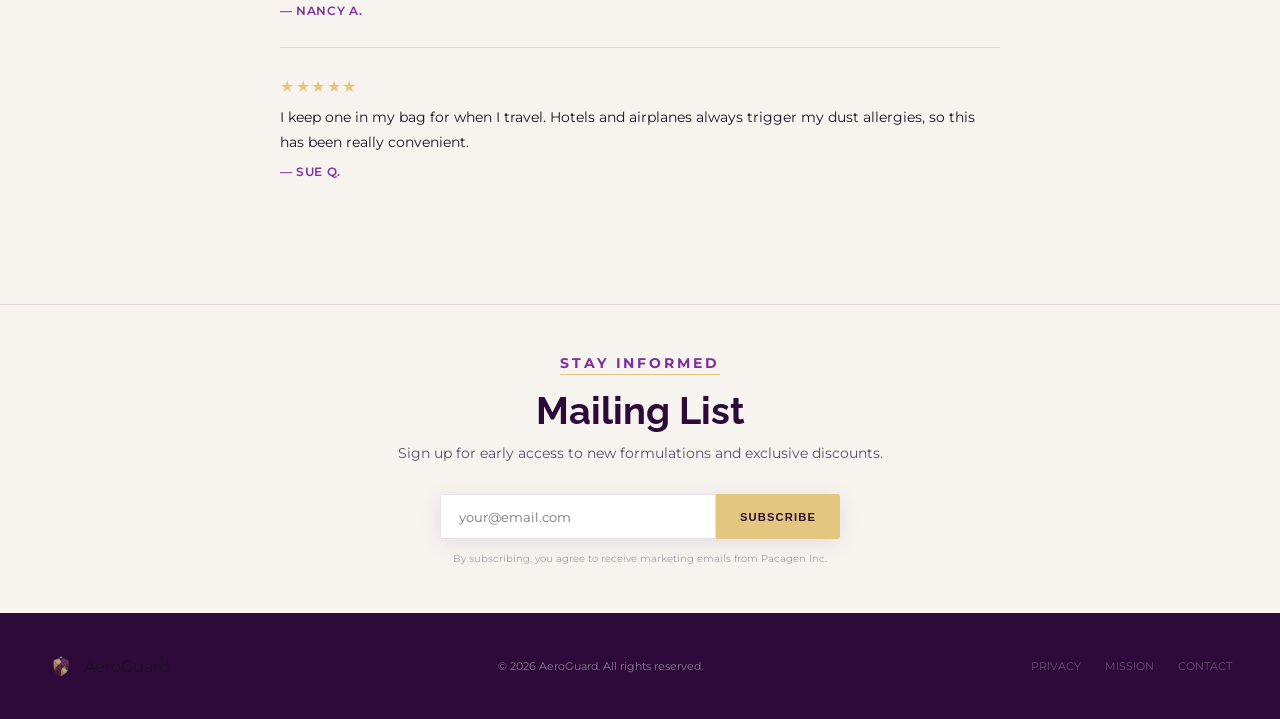
<file: products/inhalermist.html>
<!DOCTYPE html>
<html lang="en">
<head>
  <meta charset="UTF-8" />
  <meta name="viewport" content="width=device-width, initial-scale=1.0" />
  <title>AeroGuard Inhalable Relief Mist - Dust Neutralizing Throat Mist</title>
  
  <link href="https://fonts.googleapis.com/css2?family=Raleway:ital,wght@0,300;0,400;0,600;0,700;1,300;1,400&family=Montserrat:wght@300;400;500;600&display=swap" rel="stylesheet" />
  
  <link rel="stylesheet" href="../assets/css/global.css" />
  <link rel="stylesheet" href="../assets/css/pdp-shared.css" />
</head>
<body>

  <div id="nav-placeholder"></div>

  <section class="hero">
    <div class="hero__content">
      <p class="hero__eyebrow">AeroGuard</p>
      <h1 class="hero__title">Inhalable<br>Relief Mist</h1>
      <div class="hero__divider" style="width: 48px; height: 2px; background: var(--gold); margin-bottom: 28px; border-radius: 2px;"></div>
      <div class="hero__price-row">
        <span class="hero__price">$48</span>
        <span class="hero__supply">$1.6/day</span>
      </div>

      <p class="hero__desc">
        Delivers our AeroBlock technology directly into the throat. As the fine, lightweight mist settles across the upper respiratory passages, it immediately neutralizes dust allergens and creates a protective coating,  preventing further irritation.
      </p>

      <p class="hero__desc">
        Formulated to taste clean and feel smooth, each spray leaves the throat feeling refreshed. The formula is completely edible and safe to swallow.
      </p>
      
      <p class="hero__desc">
        For those who experience symptoms deeper than the nasal cavity, the Inhalable Relief Mist extends protection precisely where it's needed most.
      </p>

      <p class="hero__desc" style="margin-bottom: 45px;">
        Drug-free, nontoxic, and safe for daily use. 
      </p>

      <button class="btn-atc" onclick="Cart.add('inhalable-mist')">
        <svg width="16" height="16" viewBox="0 0 24 24" fill="none" stroke="currentColor" stroke-width="2.2" stroke-linecap="round" stroke-linejoin="round" style="margin-right: 10px;">
          <circle cx="9" cy="21" r="1"/><circle cx="20" cy="21" r="1"/>
          <path d="M1 1h4l2.68 13.39a2 2 0 0 0 2 1.61h9.72a2 2 0 0 0 2-1.61L23 6H6"/>
        </svg>
        Add to Cart
      </button>
    </div>
    <div class="hero__image-col">
      <img src="../assets/images/inhalermist_usage_transparent.png" alt="Aeroguard Inhaler Mist" />
    </div>
  </section>

  <section class="science">
    <div class="science__inner">

      <div class="science__col science__col--text">
        <h2 class="science__heading">The Problem</h2>
        <p class="science__body">Every day you inhale <strong>tens of billions</strong> (sometimes trillions) of microscopic dust-mite allergen molecules. Even a single breath can contain millions of allergens.</p>
        <p class="science__body">These allergens linger in your airways and cause inflammation, respiratory issues, asthmatic flare-ups, and other unpleasant symptoms.</p>
        <p class="science__body">Modern solutions against dust-mite allergens are slow-to-act, ineffective, or have side effects. If anything, they treat the symptoms, <strong>but not the cause.</strong></p>
      </div>

      <div class="science__col science__col--images">
        <img src="../assets/images/scientist.png" alt="Harvard scientist working in lab" class="science__img science__img--top" />
        <img src="../assets/images/dustmite.png" alt="Dust mite trapped in gold sphere" class="science__img science__img--bottom" />
      </div>

      <div class="science__col science__col--text">
        <h2 class="science__heading">Meet AeroBlock</h2>
        <p class="science__body">Founded by a team of Harvard scientists, <em>AeroBlock Alpha</em> is a specially engineered protein that targets Der p 1 and Der p 2 allergens: the main culprits behind dust allergies.</p>
        <p class="science__body">After making contact with your airways, <em>AeroBlock Alpha</em> immediately <strong>shuts down lingering dust allergens</strong> that you previously inhaled. It then remains and coats your airways for <strong>up to 24 hours</strong>. It's completely harmless and unnoticeable, naturally dissipating over time.</p>
      </div>

    </div>

    <div class="science__bar">
      <div class="science__pill">
        <span class="science__pill-label">AeroBlock in Action</span>
        <p class="science__pill-body">After entering your airways, <strong>over 76%</strong> of dust allergens are neutralized instantly.</p>
      </div>
      <div class="science__pill">
        <span class="science__pill-label">Lasting Protection</span>
        <p class="science__pill-body">Residual AeroBlock stays and coats your airways for <strong>up to 24 hours</strong>, shielding you against incoming dust allergens that you continue to inhale.</p>
      </div>
      <div class="science__pill">
        <span class="science__pill-label">Safe, Clean, Easy</span>
        <p class="science__pill-body">Rigorously tested in vitro for safety and efficacy. Formulated for a <strong>pleasant</strong> experience.</p>
      </div>
    </div>
  </section>

  <section class="bottom">
    <div class="bottom__faq">
      <p class="section-eyebrow">Frequently Asked Questions</p>

      <div class="faq__item">
        <div class="faq__question" role="button" aria-expanded="false" tabindex="0">
          <span>What are the ingredients?</span>
          <!-- <div class="faq__icon">+</div> -->
        </div>
        <div class="faq__answer">
          <p>
            AeroBlock™, Sodium Chloride, Distilled Water, Glycine, Leucine, Sodium Benzoate, Potassium Sorbate, Silica, Glycerol, Ethylhexylglycerin, Phenoxyethanol
          </p>
        </div>
      </div>

      <div class="faq__item">
        <div class="faq__question" role="button" aria-expanded="false" tabindex="0">
          <span>How do I use the inhalable relief mist?</span>
          <!-- <div class="faq__icon">+</div> -->
        </div>
        <div class="faq__answer">

          <p>1. Shake the bottle gently.</p>
          <p>2. Hold the device upright and point the nozzle toward the back of your mouth and throat.</p>
          <p>3. Press down on the dispenser to release 2-3 sprays.</p>
          <p>4. Take a slow, gentle breath in through your mouth to allow the fine mist to settle across your throat and upper airways.</p>
          <p>Each bottle lasts 30 days with daily use.</p>
        </div>
      </div>

      <div class="faq__item">
        <div class="faq__question" role="button" aria-expanded="false" tabindex="0">
          <span>How is AeroGuard different?</span>
          <!-- <div class="faq__icon">+</div> -->
        </div>
        <div class="faq__answer">
          <p>
            Most allergy products stop at the nose. The Relief Mist goes further by directly coating the throat and upper respiratory passages where allergens often linger unaddressed.
          </p>
          <br>
          <p>
            Unlike lozenges or throat sprays that treat irritation after it occurs, the Relief Mist neutralizes allergens on contact, providing proactive protection that lasts up to 24 hours.
          </p>
          <br>
          <p>
            The formula is completely drug-free and edible, so no chemicals entering the bloodstream, no side effects, and no drowsiness. Just targeted allergen neutralization at the surface level.
          </p>
        </div>
      </div>
    </div>
    <div class="bottom__image-col">
      <img src="../assets/images/inhalermist_productshot.png" alt="AeroGuard Inhaler Mist" />
    </div>
  </section>

  <section class="reviews">
    <h2 class="reviews__title">Customer Reviews</h2>
    <div class="reviews__summary">
      <div class="reviews__score">4.8</div>
      <div class="reviews__score-right">
        <div class="reviews__stars reviews__stars--large">★★★★★</div>
        <div class="reviews__score-label">out of 5</div>
      </div>
    </div>
    <div class="reviews__list">

      <div class="reviews__item">
        <div class="reviews__stars">★★★★★</div>
        <p class="reviews__text">I didn't expect much but this actually works. The night I started using this, I had no congestion or dust allergies whatsoever.</p>
        <p class="reviews__name">— Evan M.</p>
      </div>

      <div class="reviews__item">
        <div class="reviews__stars">★★★★★</div>
        <p class="reviews__text">Super easy to use and surprisingly gentle. Doesn't burn like other things you're meant to inhale.</p>
        <p class="reviews__name">— Gary P.</p>
      </div>

      <div class="reviews__item">
        <div class="reviews__stars">★★★★☆</div>
        <p class="reviews__text">If this were a bit cheaper I'd probably keep ordering, but maybe every other month now. It's been helping my husband with his snoring a ton, since he's usually completely clogged because of the dust around our bedroom. Being able to get to the root cause and add a layer of defense to his airways definitely helped.</p>
        <p class="reviews__name">— Sasha L.</p>
      </div>

      <div class="reviews__item">
        <div class="reviews__stars">★★★★★</div>
        <p class="reviews__text">My son's been super allergic to dust his entire life, and this has made a huge difference for him! I used to get him allergy pills but he hated taking them, this is a bit more manageable for him. He actually has fun using it. Sincerely, a thankful mother of 3 &lt;3</p>
        <p class="reviews__name">— Nancy A.</p>
      </div>

      <div class="reviews__item">
        <div class="reviews__stars">★★★★★</div>
        <p class="reviews__text">I keep one in my bag for when I travel. Hotels and airplanes always trigger my dust allergies, so this has been really convenient.</p>
        <p class="reviews__name">— Sue Q.</p>
      </div>

    </div>
  </section>

  <section class="mailing">
    <div class="section-eyebrow fade-up">Stay Informed</div>
    <h2 class="section-title fade-up">Mailing List</h2>
    <p class="mailing-sub fade-up" style="font-size: 0.88rem; color: var(--mid); margin-bottom: 2rem;">Sign up for early access to new formulations and exclusive discounts.</p>
    <div class="mailing-form fade-up">
      <input type="email" class="mailing-input" id="mailingEmail" placeholder="your@email.com"/>
      <button class="mailing-submit" onclick="submitMailing()">Subscribe</button>
    </div>
    <p class="mailing-note" style="font-size: 0.65rem; color: var(--mid); opacity: 0.5; margin-top: 0.8rem;">By subscribing, you agree to receive marketing emails from Pacagen Inc.</p>
  </section>

  <div id="footer-placeholder"></div>

  <!-- <div class="cart-toast" id="cartToast" onclick="window.location.href='cart.html'"> -->
  <div class="cart-toast" id="cartToast">

    <div class="toast-badge" id="toastBadge">0</div>
    <span id="toastMsg">Inhalable Relief Mist added</span>
    <span style="opacity: 0.38; font-size: 0.65rem; margin-left: 0.3rem;">· View Cart →</span>
  </div>

  <script src="../assets/js/products.js"></script>
  <script src="../assets/js/tracking.js"></script>
  <script src="../assets/js/cart-engine.js"></script>
  <script src="../assets/js/components.js"></script>
  <script src="../assets/js/ui-init.js"></script>

  <script>
    /**
     * Page-Specific Logic
     */
    Tracker.pageView('Inhalable-Mist PDP');

    // Placeholder for mailing list submission logic
    function submitMailing() {
      const email = document.getElementById('mailingEmail').value;
      if (email && email.includes('@')) {
        Tracker.event('EmailSignup', { email: email, source: 'pdp_mailing' });
        alert('Thank you for subscribing!');
      } else {
        alert('Please enter a valid email.');
      }
    }
  </script>

</body>
</file>
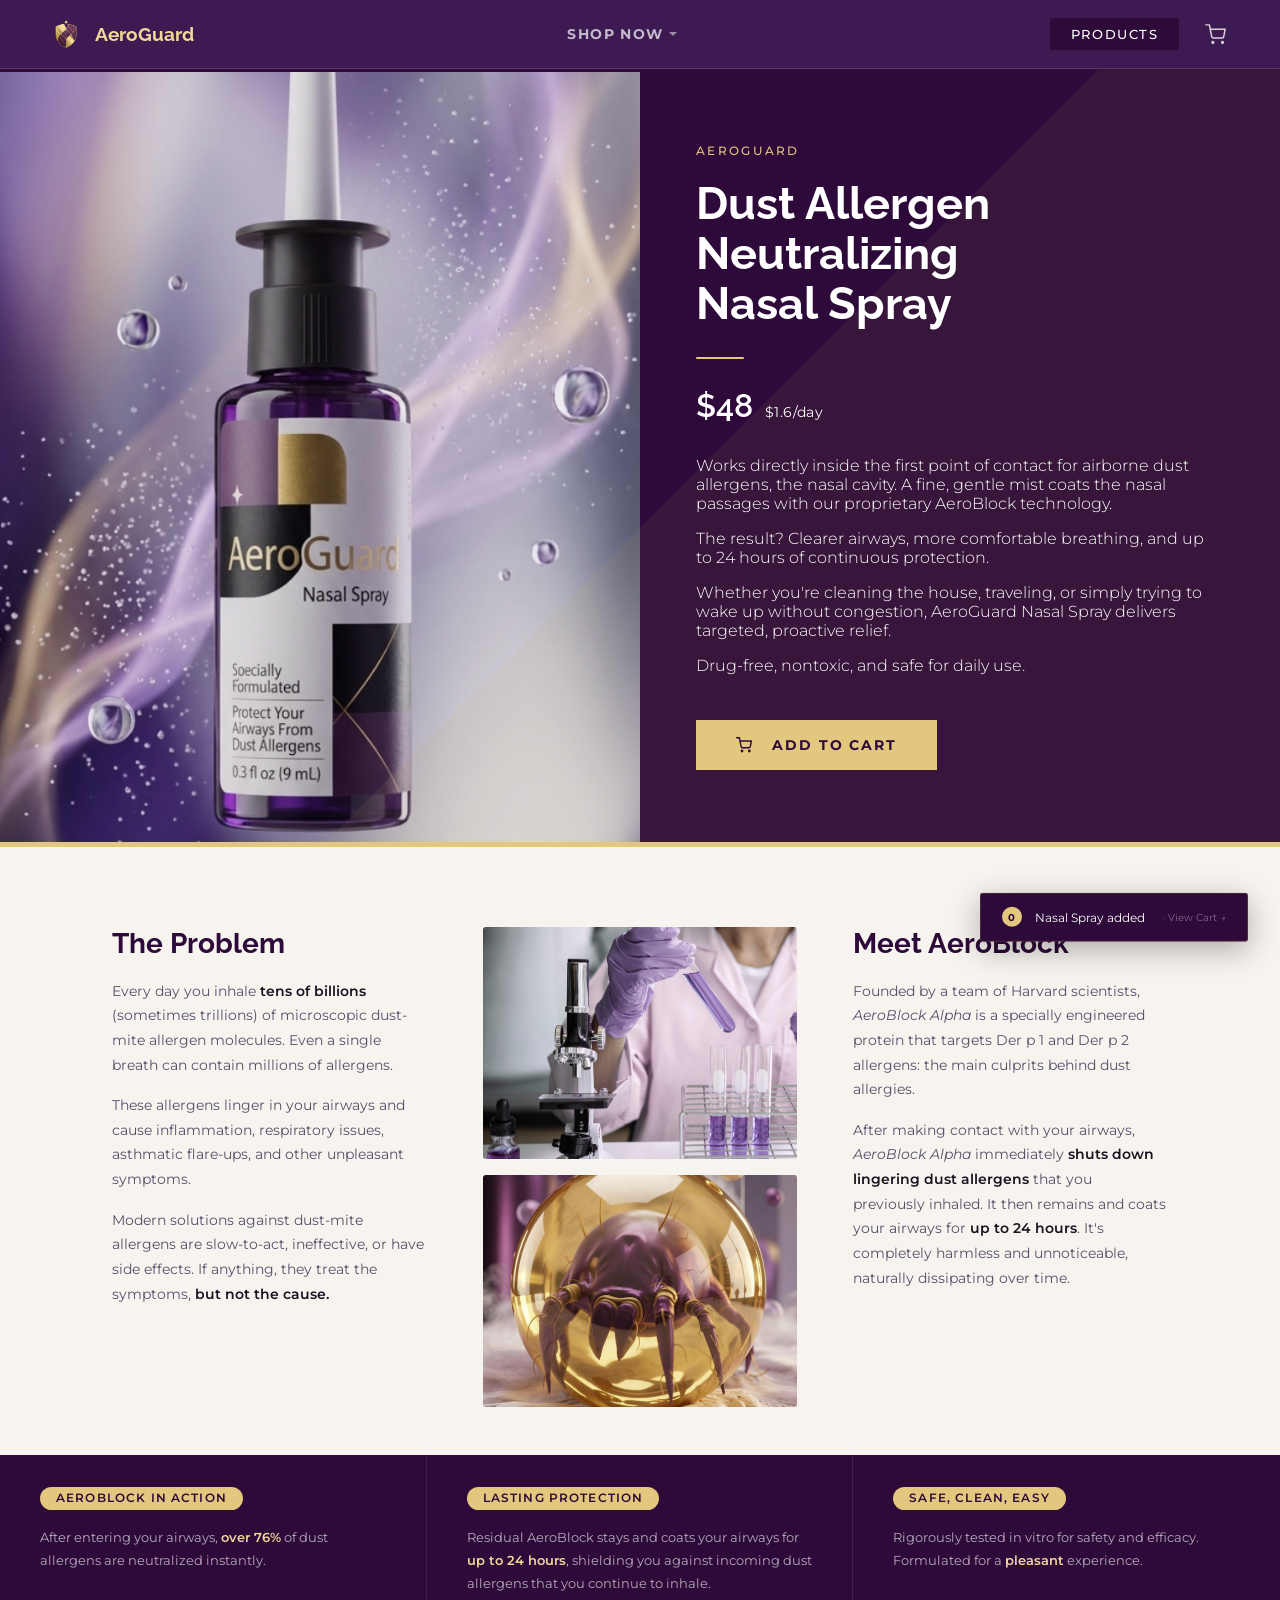
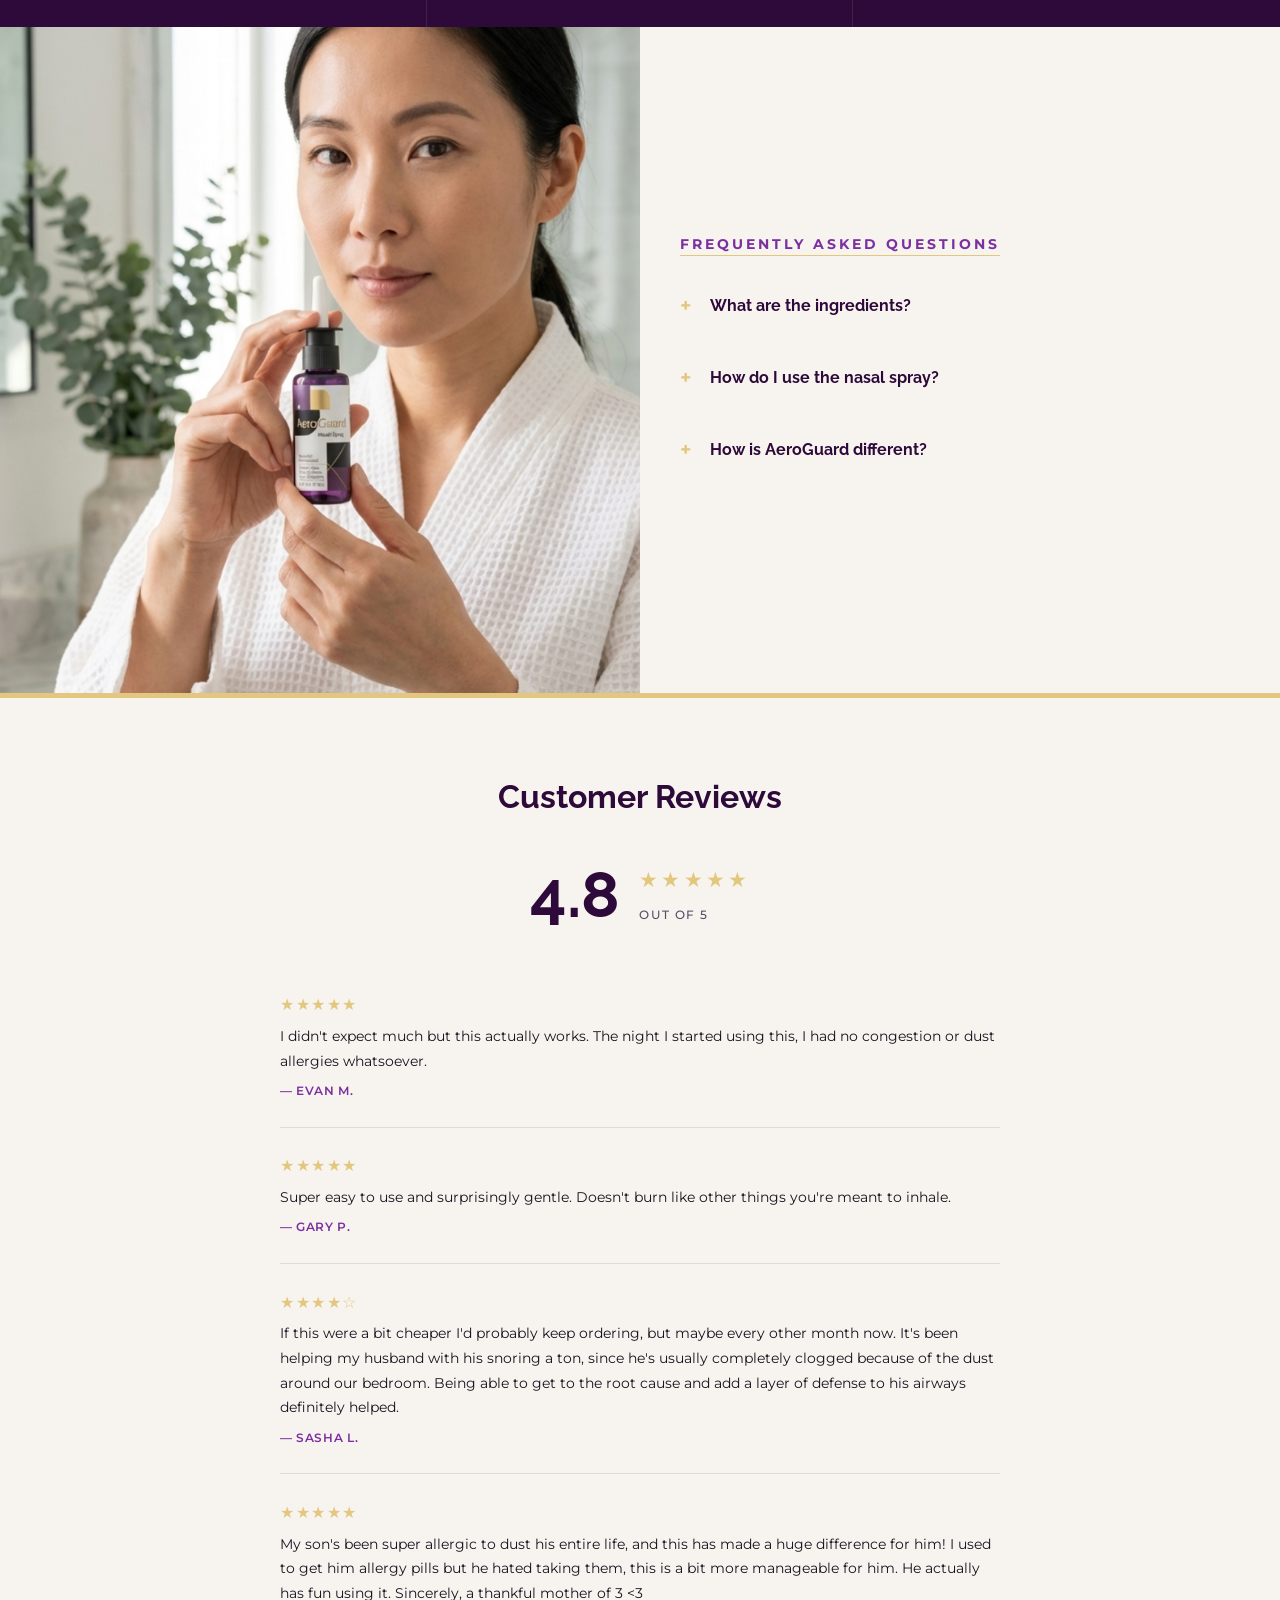
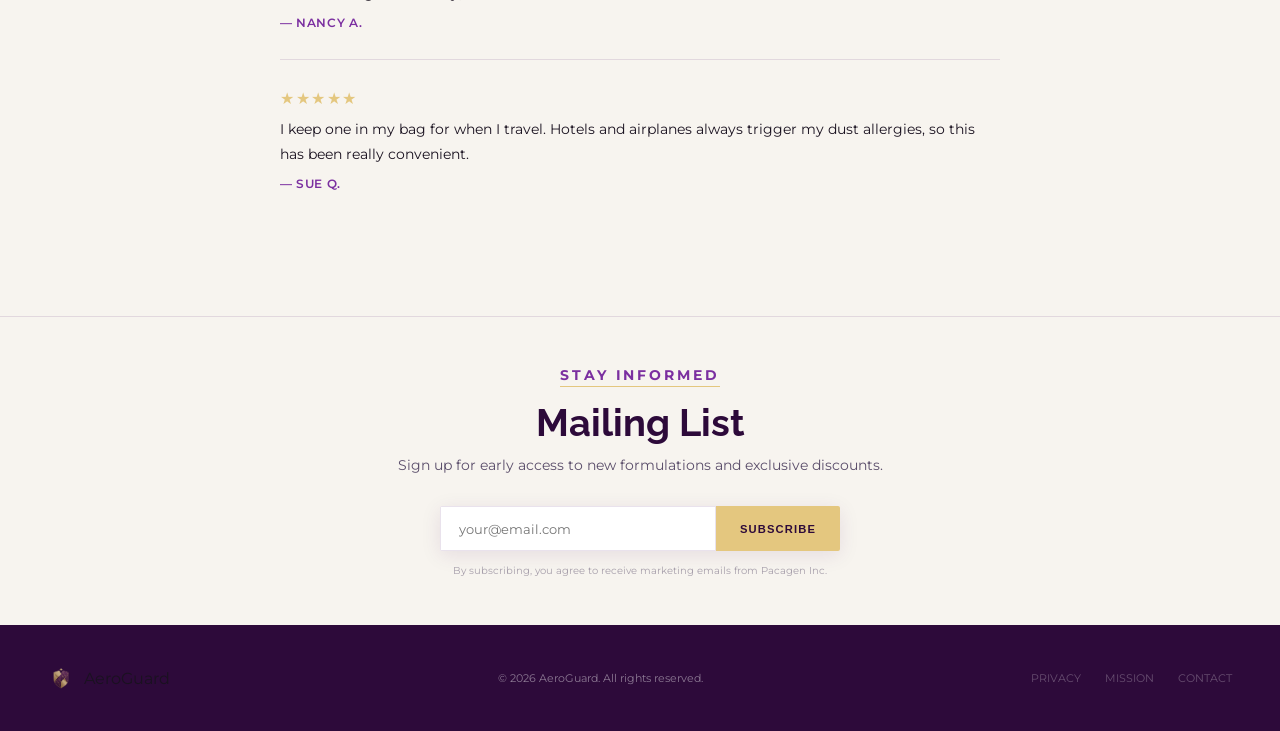
<file: products/nasalspray.html>
<!DOCTYPE html>
<html lang="en">
<head>
  <meta charset="UTF-8" />
  <meta name="viewport" content="width=device-width, initial-scale=1.0" />
  <title>AeroGuard Nasal Spray — Dust Allergen Neutralizing Nasal Spray</title>
  
  <link href="https://fonts.googleapis.com/css2?family=Raleway:ital,wght@0,300;0,400;0,600;0,700;1,300;1,400&family=Montserrat:wght@300;400;500;600&display=swap" rel="stylesheet" />
  
  <link rel="stylesheet" href="../assets/css/global.css" />
  <link rel="stylesheet" href="../assets/css/pdp-shared.css" />
</head>
<body>

  <div id="nav-placeholder"></div>

  <section class="hero">
    <div class="hero__content">
      <p class="hero__eyebrow">AeroGuard</p>
      <h1 class="hero__title">Dust Allergen<br>Neutralizing<br>Nasal Spray</h1>
      <div class="hero__divider" style="width: 48px; height: 2px; background: var(--gold); margin-bottom: 28px; border-radius: 2px;"></div>
      <div class="hero__price-row">
        <span class="hero__price">$48</span>
        <span class="hero__supply">$1.6/day</span>
      </div>

      <p class="hero__desc">
        Works directly inside the first point of contact for airborne dust allergens, the nasal cavity. A fine, gentle mist coats the nasal passages with our proprietary AeroBlock technology.
      </p>

      <p class="hero__desc">
        The result? Clearer airways, more comfortable breathing, and up to 24 hours of continuous protection.
      </p>

      <p class="hero__desc">
        Whether you're cleaning the house, traveling, or simply trying to wake up without congestion, AeroGuard Nasal Spray delivers targeted, proactive relief.
      </p>
      <p class="hero__desc" style="margin-bottom: 45px;">
        Drug-free, nontoxic, and safe for daily use. 
      </p>

      <button class="btn-atc" onclick="Cart.add('nasal-spray')">
        <svg width="16" height="16" viewBox="0 0 24 24" fill="none" stroke="currentColor" stroke-width="2.2" stroke-linecap="round" stroke-linejoin="round" style="margin-right: 10px;">
          <circle cx="9" cy="21" r="1"/><circle cx="20" cy="21" r="1"/>
          <path d="M1 1h4l2.68 13.39a2 2 0 0 0 2 1.61h9.72a2 2 0 0 0 2-1.61L23 6H6"/>
        </svg>
        Add to Cart
      </button>
    </div>
    <div class="hero__image-col">
      <img src="../assets/images/nasalspray_product.png" alt="Aeroguard Nasal Spray" />
    </div>
  </section>

  <section class="science">
    <div class="science__inner">

      <div class="science__col science__col--text">
        <h2 class="science__heading">The Problem</h2>
        <p class="science__body">Every day you inhale <strong>tens of billions</strong> (sometimes trillions) of microscopic dust-mite allergen molecules. Even a single breath can contain millions of allergens.</p>
        <p class="science__body">These allergens linger in your airways and cause inflammation, respiratory issues, asthmatic flare-ups, and other unpleasant symptoms.</p>
        <p class="science__body">Modern solutions against dust-mite allergens are slow-to-act, ineffective, or have side effects. If anything, they treat the symptoms, <strong>but not the cause.</strong></p>
      </div>

      <div class="science__col science__col--images">
        <img src="../assets/images/scientist.png" alt="Harvard scientist working in lab" class="science__img science__img--top" />
        <img src="../assets/images/dustmite.png" alt="Dust mite trapped in gold sphere" class="science__img science__img--bottom" />
      </div>

      <div class="science__col science__col--text">
        <h2 class="science__heading">Meet AeroBlock</h2>
        <p class="science__body">Founded by a team of Harvard scientists, <em>AeroBlock Alpha</em> is a specially engineered protein that targets Der p 1 and Der p 2 allergens: the main culprits behind dust allergies.</p>
        <p class="science__body">After making contact with your airways, <em>AeroBlock Alpha</em> immediately <strong>shuts down lingering dust allergens</strong> that you previously inhaled. It then remains and coats your airways for <strong>up to 24 hours</strong>. It's completely harmless and unnoticeable, naturally dissipating over time.</p>
      </div>

    </div>

    <div class="science__bar">
      <div class="science__pill">
        <span class="science__pill-label">AeroBlock in Action</span>
        <p class="science__pill-body">After entering your airways, <strong>over 76%</strong> of dust allergens are neutralized instantly.</p>
      </div>
      <div class="science__pill">
        <span class="science__pill-label">Lasting Protection</span>
        <p class="science__pill-body">Residual AeroBlock stays and coats your airways for <strong>up to 24 hours</strong>, shielding you against incoming dust allergens that you continue to inhale.</p>
      </div>
      <div class="science__pill">
        <span class="science__pill-label">Safe, Clean, Easy</span>
        <p class="science__pill-body">Rigorously tested in vitro for safety and efficacy. Formulated for a <strong>pleasant</strong> experience.</p>
      </div>
    </div>
  </section>

  <section class="bottom">
    <div class="bottom__faq">
      <p class="section-eyebrow">Frequently Asked Questions</p>

      <div class="faq__item">
        <div class="faq__question" role="button" aria-expanded="false" tabindex="0">
          <span>What are the ingredients?</span>
          <!-- <div class="faq__icon">+</div> -->
        </div>
        <div class="faq__answer">
          <p>AeroBlock™, Sodium Chloride, Distilled Water, Glycine, Leucine, Sodium Benzoate, Potassium Sorbate, Silica, Glycerol, Ethylhexylglycerin, Phenoxyethanol</p>
        </div>
      </div>

      <div class="faq__item">
        <div class="faq__question" role="button" aria-expanded="false" tabindex="0">
          <span>How do I use the nasal spray?</span>
          <!-- <div class="faq__icon">+</div> -->
        </div>
        <div class="faq__answer">
          <p>
            1. Shake bottle gently before use
            <br>2. Insert the nozzle into one nostril
            <br>3. Press down firmly on the dispense and inhale gently
            <br>4. Repeat in the other nostril.
          </p>
          <br>
          <p>Each bottle contains 0.3 fl oz (9mL) of formula and lasts 30 days with daily use. Each spray delivers approximately 0.15mL.</p>

        </div>
      </div>

      <div class="faq__item">
        <div class="faq__question" role="button" aria-expanded="false" tabindex="0">
          <span>How is AeroGuard different?</span>
          <!-- <div class="faq__icon">+</div> -->
        </div>
        <div class="faq__answer">
          <p>
            Most nasal sprays require two to three sprays per nostril, every day. AeroGuard requires one spray per nostril and protects for a full 24 hours.
            <br><br>Other allergy nasal sprays work retroactively, treating irritation after it has already begun. AeroGuard works proactively, neutralizing allergens before your immune system ever reacts.
            <br><br>Competing products introduce drugs, steroids, or antihistamines into your system. AeroGuard simply coats the nasal passages to intercept allergens at the source, so there are no physiological changes or side effects.
          </p>
        </div>
      </div>
    </div>
    <div class="bottom__image-col">
      <img src="../assets/images/nasalspray_model.png" alt="AeroGuard Nasal Spray bottle" />
    </div>
  </section>

  <section class="reviews">
    <h2 class="reviews__title">Customer Reviews</h2>
    <div class="reviews__summary">
      <div class="reviews__score">4.8</div>
      <div class="reviews__score-right">
        <div class="reviews__stars reviews__stars--large">★★★★★</div>
        <div class="reviews__score-label">out of 5</div>
      </div>
    </div>
    <div class="reviews__list">

      <div class="reviews__item">
        <div class="reviews__stars">★★★★★</div>
        <p class="reviews__text">I didn't expect much but this actually works. The night I started using this, I had no congestion or dust allergies whatsoever.</p>
        <p class="reviews__name">— Evan M.</p>
      </div>

      <div class="reviews__item">
        <div class="reviews__stars">★★★★★</div>
        <p class="reviews__text">Super easy to use and surprisingly gentle. Doesn't burn like other things you're meant to inhale.</p>
        <p class="reviews__name">— Gary P.</p>
      </div>

      <div class="reviews__item">
        <div class="reviews__stars">★★★★☆</div>
        <p class="reviews__text">If this were a bit cheaper I'd probably keep ordering, but maybe every other month now. It's been helping my husband with his snoring a ton, since he's usually completely clogged because of the dust around our bedroom. Being able to get to the root cause and add a layer of defense to his airways definitely helped.</p>
        <p class="reviews__name">— Sasha L.</p>
      </div>

      <div class="reviews__item">
        <div class="reviews__stars">★★★★★</div>
        <p class="reviews__text">My son's been super allergic to dust his entire life, and this has made a huge difference for him! I used to get him allergy pills but he hated taking them, this is a bit more manageable for him. He actually has fun using it. Sincerely, a thankful mother of 3 &lt;3</p>
        <p class="reviews__name">— Nancy A.</p>
      </div>

      <div class="reviews__item">
        <div class="reviews__stars">★★★★★</div>
        <p class="reviews__text">I keep one in my bag for when I travel. Hotels and airplanes always trigger my dust allergies, so this has been really convenient.</p>
        <p class="reviews__name">— Sue Q.</p>
      </div>

    </div>
  </section>

  <section class="mailing">
    <div class="section-eyebrow fade-up">Stay Informed</div>
    <h2 class="section-title fade-up">Mailing List</h2>
    <p class="mailing-sub fade-up" style="font-size: 0.88rem; color: var(--mid); margin-bottom: 2rem;">Sign up for early access to new formulations and exclusive discounts.</p>
    <div class="mailing-form fade-up">
      <input type="email" class="mailing-input" id="mailingEmail" placeholder="your@email.com"/>
      <button class="mailing-submit" onclick="submitMailing()">Subscribe</button>
    </div>
    <p class="mailing-note" style="font-size: 0.65rem; color: var(--mid); opacity: 0.5; margin-top: 0.8rem;">By subscribing, you agree to receive marketing emails from Pacagen Inc.</p>
  </section>

  <div id="footer-placeholder"></div>

  <!-- <div class="cart-toast" id="cartToast" onclick="window.location.href='cart.html'"> -->
  <div class="cart-toast" id="cartToast">

    <div class="toast-badge" id="toastBadge">0</div>
    <span id="toastMsg">Nasal Spray added</span>
    <span style="opacity: 0.38; font-size: 0.65rem; margin-left: 0.3rem;">· View Cart →</span>
  </div>

  <script src="../assets/js/products.js"></script>
  <script src="../assets/js/tracking.js"></script>
  <script src="../assets/js/cart-engine.js"></script>
  <script src="../assets/js/components.js"></script>
  <script src="../assets/js/ui-init.js"></script>

  <script>
    /**
     * Page-Specific Logic
     */
    Tracker.pageView('Nasal Spray PDP');

    // Placeholder for mailing list submission logic
    function submitMailing() {
      const email = document.getElementById('mailingEmail').value;
      if (email && email.includes('@')) {
        Tracker.event('EmailSignup', { email: email, source: 'pdp_mailing' });
        alert('Thank you for subscribing!');
      } else {
        alert('Please enter a valid email.');
      }
    }
  </script>

</body>
</file>
<file: assets/css/global.css>
/* Move all :root variables and the styles for the nav, footer, cart-toast, and mailing section into one file. 
/* Link this in the <head> of every page:
/* <link rel="stylesheet" href="assets/css/global.css"> */

/* CORE VARIABLES & RESET */
:root {
  --purple: #4a1060;
  --purple-deep: #2d0a3a;
  --purple-mid: #5e1a7a;
  --purple-light: #7b2fa0;
  --gold: #e4c77f;
  --gold-light: #f0d896;
  --cream: #f7f4ef;
  --offwhite: #fafaf8;
  --ink: #1a1220;
  --mid: #5a4d6a;
  --border: rgba(74,16,96,0.12);
  --transition: all 0.3s cubic-bezier(0.4, 0, 0.2, 1);
}

*, *::before, *::after { box-sizing: border-box; margin: 0; padding: 0; }

html { scroll-behavior: smooth; }
body {
  font-family: 'Montserrat', sans-serif;
  background: var(--offwhite);
  color: var(--ink);
  -webkit-font-smoothing: antialiased;
}

/* SHARED NAVIGATION & DROPDOWN */
nav {
  position: fixed; top: 0; left: 0; right: 0; z-index: 100;
  display: flex; align-items: center; justify-content: space-between;
  padding: 1rem 1.5rem;
  background: #3d1a52;
  border-bottom: 1px solid rgba(228,199,127,0.18);
}

@media (min-width: 860px) {
  nav { padding: 1rem 3rem; }
}

.nav-logo { display: flex; align-items: center; gap: 0.7rem; text-decoration: none; }
.nav-logo img { width: 36px; height: 36px; object-fit: contain; }
.nav-logo-text {
  font-family: 'Raleway', sans-serif;
  font-size: 1.2rem;
  font-weight: 700;
  color: var(--gold-light);
  white-space: nowrap;
}
.nav-links { display: none; gap: 2rem; list-style: none; }
@media (min-width: 860px) { .nav-links { display: flex; } }

.nav-links a { font-size: 0.85rem; letter-spacing: 0.1em; font-weight: 700; text-transform: uppercase; color: rgba(255,255,255,0.7); text-decoration: none; transition: var(--transition); }
.nav-links a:hover { color: var(--gold-light); }

/* DROPDOWN LOGIC */
.nav-dropdown { position: relative; }
.nav-dropdown > a { display: flex; align-items: center; gap: 0.35rem; }
.nav-dropdown > a::after { content: ''; border: 4px solid transparent; border-top-color: rgba(255,255,255,0.5); margin-top: 3px; transition: var(--transition); }
.nav-dropdown:hover > a::after { transform: rotate(180deg); margin-top: -3px; border-top-color: var(--gold-light); }

.dropdown-menu {
  display: none; position: absolute; top: 100%; left: 50%; transform: translateX(-50%);
  background: #2d1a3e; border: 1px solid rgba(228,199,127,0.15); border-radius: 3px;
  min-width: 160px; list-style: none; padding: 0.75rem 0 0.4rem;
  box-shadow: 0 8px 24px rgba(0,0,0,0.35);
}
.dropdown-menu::before { content: ''; position: absolute; top: -0.75rem; left: 0; right: 0; height: 0.75rem; background: transparent; }
.nav-dropdown:hover .dropdown-menu { display: block; }
.dropdown-menu li a { display: block; padding: 0.55rem 1.2rem; font-size: 0.72rem; color: rgba(255,255,255,0.65); white-space: nowrap; }

/* BUTTONS & UI ELEMENTS */
.btn-sm {
  font-size: 0.8rem; letter-spacing: 0.12em; text-transform: uppercase;
  background: var(--purple-deep); color: white; padding: 0.55rem 1.3rem;
  border-radius: 2px; text-decoration: none; border: none; font-weight: 500; transition: var(--transition);
}
.btn-sm:hover { background: var(--purple-mid); }

.nav-cart-btn {
  position: relative; background: none; border: none; cursor: pointer;
  color: rgba(255,255,255,0.8); padding: 0.4rem; display: flex; align-items: center;
}
.nav-cart-badge {
  display: none; position: absolute; top: -5px; right: -5px;
  background: var(--gold); color: var(--purple-deep);
  border-radius: 50%; width: 16px; height: 16px;
  font-size: 0.58rem; font-weight: 700; align-items: center; justify-content: center;
}

/* Fix for Navigation Overlap */
.nav-right {
  display: flex;
  align-items: center;
  gap: 1.2rem; /* Increased gap between Shop Now and Cart */
  flex-shrink: 0; /* Prevents the right side from squishing */
}

.nav-cart-btn {
  position: relative;
  background: none;
  border: none;
  cursor: pointer;
  color: rgba(255,255,255,0.8);
  padding: 0.4rem;
  display: flex;
  align-items: center;
  min-width: 32px; /* Ensures a consistent hit area */
}

@media (max-width: 520px) {
  .nav-logo-text { display: none; } /* Hides text on tiny screens to save space */
  .btn-sm { padding: 0.5rem 0.8rem; font-size: 0.65rem; } /* Compact button for mobile */
}

/* Original PDP ATC Button Style */
.btn-atc {
  display: inline-flex;
  align-items: center;
  justify-content: center;
  gap: 10px;
  background: var(--gold);
  color: var(--purple-deep);
  font-family: 'Montserrat', sans-serif;
  font-size: .85rem;
  font-weight: 700;
  letter-spacing: .14em;
  text-transform: uppercase;
  padding: 17px 40px;
  border: none;
  cursor: pointer;
  transition: background .2s, transform .15s;
  align-self: flex-start;
  position: relative;
  overflow: hidden; /* Necessary for the slide-up effect */
}

.btn-atc:hover {
  background: var(--gold-light);
  transform: translateY(-1px);
}

/* The Success Overlay */
.btn-atc::after {
  content: '✓ Added';
  position: absolute;
  inset: 0;
  display: flex;
  align-items: center;
  justify-content: center;
  background: #5a8a6e;
  color: white;
  font-size: .85rem;
  font-weight: 700;
  letter-spacing: .1em;
  transform: translateY(110%);
  transition: transform 0.35s cubic-bezier(0.34,1.56,0.64,1);
}

.btn-atc.added::after {
  transform: translateY(0);
}

/* Global ATC Button - Restore original size and color */
.atc-btn {
  font-family: 'Montserrat', sans-serif;
  font-size: 0.68rem;
  letter-spacing: 0.1em;
  text-transform: uppercase;
  background: var(--purple-deep);
  color: white;
  padding: 0.68rem 1.2rem;
  border: none;
  border-radius: 2px;
  cursor: pointer;
  transition: all 0.25s;
  position: relative;
  overflow: hidden;
  font-weight: 500;
}

/* CART TOAST */
.cart-toast {
  position: fixed; bottom: 2rem; right: 1rem; z-index: 200;
  background: var(--purple-deep); color: white;
  padding: 0.85rem 1.3rem; border-radius: 3px;
  display: flex; align-items: center; gap: 0.8rem; font-size: 0.78rem;
  transform: translateY(150%); transition: transform 0.4s cubic-bezier(0.34,1.56,0.64,1);
  box-shadow: 0 8px 30px rgba(0,0,0,0.3); cursor: pointer;
  border: 1px solid rgba(201,168,76,0.2);
}
@media (min-width: 860px) { .cart-toast { right: 2rem; } }
.cart-toast.show { transform: translateY(0); }
.toast-badge { background: var(--gold); color: var(--purple-deep); border-radius: 50%; width: 20px; height: 20px; display: flex; align-items: center; justify-content: center; font-size: 0.62rem; font-weight: 700; }

/* MAILING LIST */
.mailing { padding: 2rem 1.5rem; background: var(--cream); text-align: center; border-top: 1px solid var(--border); }
@media (min-width: 860px) { .mailing { padding: 3rem 3rem; } }

.section-eyebrow { font-size: 0.85rem; font-weight:bold; letter-spacing: 0.22em; text-transform: uppercase; color: var(--purple-light); margin-bottom: 0.8rem; display: inline-block; border-bottom: 1.5px solid var(--gold); padding-bottom: 0.2rem; }
h2.section-title { font-family: 'Raleway', sans-serif; font-size: clamp(1.9rem, 3vw, 2.8rem); font-weight: 700; color: var(--purple-deep); margin-bottom: 0.7rem; }

.mailing-form { display: flex; max-width: 400px; margin: 2rem auto 0.8rem; border-radius: 2px; overflow: hidden; box-shadow: 0 4px 20px rgba(74,16,96,0.1); }
.mailing-input { flex: 1; padding: 0.85rem 1.1rem; border: 1px solid var(--border); outline: none; font-family: inherit; }
.mailing-submit { background: var(--gold); color: var(--purple-deep); padding: 0 1.5rem; border: none; cursor: pointer; font-weight: 600; text-transform: uppercase; font-size: 0.7rem; letter-spacing: 0.1em; transition: var(--transition); }
.mailing-submit:hover { background: var(--purple-mid); color: white; }

.mailing-sub {
  font-family: 'Montserrat', sans-serif; /* Standard body font */
  font-size: 0.88rem; /* Matches original size */
  /*font-weight: 300;*/   /* Restores the light, clean look */
  color: var(--mid);  /* Matches original color */
  margin: 0.5rem auto 2rem; /* Matches original spacing */
  max-width: 80ch;    /* Ensures text doesn't span too wide */
}
.mailing-note {
  font-size: 0.65rem; /* Matches the original small size */
  color: var(--mid); /* Uses your defined mid-tone purple */
  opacity: 0.5;      /* Restores the original faded look */
  margin-top: 0.8rem; /* Corrects the spacing */
}

/* UTILITIES (Animations & Footer) */
.fade-up { opacity: 0; transform: translateY(18px); transition: opacity 0.6s ease, transform 0.6s ease; }
.fade-up.visible { opacity: 1; transform: translateY(0); }

footer { background: var(--purple-deep); padding: 2.5rem 1.5rem; display: flex; flex-direction: column; align-items: center; text-align: center; gap: 1.5rem; }
/* Footer Copyright Text Fix */
footer small { 
  font-size: 0.70rem; 
  color: rgba(255,255,255,0.45); /* Adjusted for better visibility than the original 0.22 */
}
@media (min-width: 860px) { footer { padding: 2.5rem 3rem; flex-direction: row; justify-content: space-between; } }
.footer-logo { display: flex; align-items: center; gap: 0.6rem; }
.footer-logo img { width: 26px; height: 26px; opacity: 0.75; }
.footer-links { display: flex; gap: 1.5rem; }
.footer-links a { font-size: 0.68rem; color: rgba(255,255,255,0.28); text-decoration: none; text-transform: uppercase; }

/* =========================================================
   MOBILE NAV — add these rules to assets/css/global.css
   ========================================================= */

/* -- Hamburger button (hidden on desktop) -- */
.nav-hamburger {
  display: none;
  flex-direction: column;
  justify-content: center;
  gap: 5px;
  background: none;
  border: none;
  cursor: pointer;
  padding: 8px;
  margin-right: auto;    /* pushes everything else to the right */
  order: -1;             /* moves hamburger before the logo in flex order */
  z-index: 200;
}
.nav-hamburger span {
  display: block;
  width: 22px;
  height: 2px;
  background: #e4c77f;
  border-radius: 2px;
  transition: transform 0.25s, opacity 0.25s;
}
/* Animate hamburger → X when open */
.nav-hamburger.is-open span:nth-child(1) { transform: translateY(7px) rotate(45deg); }
.nav-hamburger.is-open span:nth-child(2) { opacity: 0; }
.nav-hamburger.is-open span:nth-child(3) { transform: translateY(-7px) rotate(-45deg); }

/* -- Chevron toggle inside Products li -- */
.dropdown-toggle {
  display: none;          /* hidden on desktop; shown on mobile below */
  background: none;
  border: none;
  cursor: pointer;
  padding: 4px 6px;
  color: inherit;
  vertical-align: middle;
  transition: transform 0.2s;
}
.nav-dropdown.dropdown-open .dropdown-toggle {
  transform: rotate(180deg);
}

/* -- Desktop: hover-only dropdown — matches original dark purple styling -- */
@media (min-width: 769px) {
  .nav-dropdown { position: relative; }

  /* Restore original dropdown appearance (overrides nothing — just re-states it clearly) */
  .dropdown-menu {
    display: none;
    position: absolute;
    top: 100%;
    left: 50%;
    transform: translateX(-50%);
    background: #2d1a3e;
    border: 1px solid rgba(228,199,127,0.15);
    border-radius: 3px;
    min-width: 160px;
    list-style: none;
    padding: 0.75rem 0 0.4rem;
    box-shadow: 0 8px 24px rgba(0,0,0,0.35);
    z-index: 100;
  }
  /* Hover bridge so menu doesn't close when moving cursor down to it */
  .dropdown-menu::before {
    content: '';
    position: absolute;
    top: -0.75rem; left: 0; right: 0;
    height: 0.75rem;
    background: transparent;
  }
  .dropdown-menu li a {
    display: block;
    padding: 0.55rem 1.2rem;
    font-size: 0.72rem;
    color: rgba(255,255,255,0.65);
    white-space: nowrap;
    text-decoration: none;
    transition: var(--transition);
  }
  .dropdown-menu li a:hover { color: var(--gold-light); }

  /* Show on hover (desktop) */
  .nav-dropdown:hover > .dropdown-menu { display: block; }
}

/* ── Mobile breakpoint ── */
@media (max-width: 768px) {
  /* Show hamburger, hide nav-right Shop Now link (optional) */
  .nav-hamburger { display: flex; }

  /* Collapse nav-links into a slide-down panel — matches nav bar color */
  .nav-links {
    display: none;
    flex-direction: column;
    position: absolute;
    top: 100%;
    left: 0;
    right: 0;
    background: #3d1a52;
    border-top: 1px solid rgba(228,199,127,0.18);
    box-shadow: 0 8px 24px rgba(0,0,0,0.35);
    padding: 12px 0 20px;
    list-style: none;
    margin: 0;
    z-index: 150;
  }
  .nav-links.nav-open { display: flex; }

  /* Products row: link + chevron side by side */
  .nav-dropdown {
    display: flex;
    flex-wrap: wrap;
    align-items: center;
    padding: 0 20px;
  }
  .nav-dropdown > a {
    flex: 1;
    padding: 12px 0;
    font-size: 1rem;
  }

  /* Show chevron on mobile */
  .dropdown-toggle { display: inline-flex; }

  /* Dropdown items stack below, collapsed by default */
  .dropdown-menu {
    display: none;
    width: 100%;
    list-style: none;
    margin: 0;
    padding: 0 0 8px 12px;
    border-left: 2px solid rgba(228,199,127,0.25);
  }
  .nav-dropdown.dropdown-open > .dropdown-menu { display: block; }

  .dropdown-menu li a {
    display: block;
    padding: 18px 8px;
    font-size: 0.85rem;
    letter-spacing: 0.08em;
    text-transform: uppercase;
    text-decoration: none;
    color: rgba(255,255,255,0.65);
  }
  .dropdown-menu li a:hover { color: var(--gold-light); }

  /* Make sure <nav> is position:relative so the panel can anchor to it */
  nav { position: relative; }

  /* Center logo on mobile */
  .nav-logo {
    position: absolute;
    left: 50%;
    transform: translateX(-50%);
  }
}
</file>
<file: assets/css/landing-styles.css>
/* ── LANDING PAGE LAYOUT ──────────────────────────────────

/* Restore the Split Hero */
.hero {
  background: var(--purple-deep) !important;
  display: grid;
  grid-template-columns: 1fr; /* Mobile: single column, text then image */
  position: relative;
}

@media (min-width: 860px) {
  .hero {
    grid-template-columns: 1fr 1fr; /* Desktop: side-by-side */
    grid-template-rows: unset;
    min-height: 100vh;
    overflow: hidden;
  }
}

.hero-img {
  position: relative;
  overflow: hidden;
}

@media (min-width: 860px) {
  .hero-img {
    order: -1; /* desktop: image to the left of text */
  }
}

/* Mobile: let the image define its own height — no cropping */
@media (max-width: 859px) {
  .hero-img {
    display: block;
    width: 100%;
  }
  .hero-img img {
    width: 100%;
    height: auto;
    max-height: 420px;
    object-fit: cover;
    object-position: center center;
    display: block;
  }
}

/* Desktop: img fills the full column height */
@media (min-width: 860px) {
  .hero-img img {
    width: 100%;
    height: 100%;
    object-fit: cover;
    object-position: center top;
    display: block;
  }
}

.hero-text {
  display: flex;
  flex-direction: column;
  justify-content: center;
  padding: 6rem 2rem 2.5rem; /* Mobile: less top gap, less bottom since image follows */
  position: relative;
  z-index: 2;
}

@media (min-width: 860px) {
  .hero-text {
    padding: 8rem 4rem 5rem 2.5rem; /* Original Desktop Padding */
  }
}

/* ── HERO TYPOGRAPHY & BUTTONS ──────────────────────────── */

h1.hero-title {
  font-family: 'Raleway', sans-serif;
  font-size: clamp(2.2rem, 3.8vw, 3.4rem); /* Matches original scale */
  font-weight: 700;
  line-height: 1.12;
  color: white;
  margin-bottom: 1.4rem;
}

h1.hero-title em {
  font-style: italic;
  color: var(--gold-light); /* Restores gold highlights */
}

.hero-body {
  font-size: 1.1rem;
  /*font-weight: 300;*/
  line-height: 1.85;
  color: rgba(255, 255, 255, 0.6); /* Original muted white */
  max-width: 42ch;
  margin-bottom: 2.5rem;
}

/* Gold Explore Button */
.hero-cta {
  display: inline-flex;
  align-items: center;
  gap: 0.5rem;
  font-family: 'Montserrat', sans-serif;
  font-size: 0.76rem;
  letter-spacing: 0.14em;
  text-transform: uppercase;
  background: var(--gold);
  color: var(--purple-deep);
  padding: 0.88rem 2.2rem;
  border-radius: 2px;
  text-decoration: none;
  font-weight: 600;
  transition: all 0.25s;
  width: fit-content;
}

.hero-cta:hover {
  background: var(--gold-light);
  transform: translateY(-1px);
  box-shadow: 0 6px 24px rgba(201,168,76,0.3);
}

/* ── HERO PROOF SECTION ─────────────────────────────────── */
.hero-proof {
  margin-top: 2.0rem; /* Matches original vertical spacing */
  display: flex; /* Aligns the line and text horizontally */
  align-items: center; /* Vertically centers the text with the line */
  gap: 1rem; /* Spacing between the line and the text block */
}

.proof-line {
  width: 2rem; /* Exact length of the horizontal line */
  height: 1px; /* Line thickness */
  background: rgba(255, 255, 255, 0.6) 
}

.proof-text {
  font-size: 0.82rem; /* Small, secondary text size */
  color: rgba(255, 255, 255, 0.6); 
  line-height: 1.5; /* Line height for readability */
  font-weight: bold;
}

.proof-text strong {
  display: block; /* Forces the bold title to its own line */
  color: rgba(255, 255, 255, 0.6); /* Brighter white for the title */
  font-weight: 400; /* Semi-bold weight */
}

.section-header {
  text-align: center; /* Centers text globally within the header */
  margin-bottom: 4rem; /* Restores original spacing before the grid */
}

/* Ensure the eyebrow is centered if it's an inline-block */
.section-eyebrow {
  display: inline-block; /* Allows text-align to affect it */
  margin: 0 auto 0.8rem; /* Centers the block itself */
}

.section-sub {
  margin: 0 auto; /* Centers the description paragraph */
  max-width: 80ch; /* Restores the original readable line length */
  line-height:1.55;
}

/* ── PRODUCT SECTION ────────────────────────────────────── */

.preproduct {
  padding: 2rem 1.5rem 2rem; 
  background: var(--cream);
  border-top: 3px solid var(--gold);
}
@media (min-width: 860px) { .preproduct { padding: 4rem 1.5rem 1rem; } }

.products { padding: 3rem 1.5rem; background: var(--cream); }
@media (min-width: 860px) { .products { padding: 1.5rem 3rem 6rem; } }

.products-grid {
  display: grid;
  grid-template-columns: 1fr;
  gap: 2rem;
  max-width: 1024px;
  margin: 0 auto;
}

@media (min-width: 860px) {
  .products-grid { grid-template-columns: repeat(3, 1fr); }
}

.product-card {
  background: white;
  border-radius: 3px;
  overflow: hidden;
  border: 1px solid var(--border);
  transition: transform 0.3s, box-shadow 0.3s;
  cursor: pointer;
  display: flex;
  flex-direction: column;
}

/* IMAGE HEIGHT FIX: Use 4/3 ratio so images aren't "too tall" on mobile */
.product-img-wrap {
  width: 100%;
  aspect-ratio: 4 / 3; 
  /* aspect-ratio: 1; */
  background: linear-gradient(135deg, #f0e8f5, #e8ddf0);
  position: relative;
  display: flex;
  align-items: center;
  justify-content: center;
  overflow: hidden;
  position: relative;
}

.product-badge {
  position: absolute; /* */
  top: 0.9rem; /* */
  left: 0.9rem; /* */
  font-size: 0.58rem; /* */
  letter-spacing: 0.12em; /* */
  text-transform: uppercase; /* */
  padding: 0.22rem 0.6rem; /* */
  border-radius: 1px; /* */
  font-weight: 600; /* */
  z-index: 2; /* Ensures it stays above the image */
}

.product-footer {
  display: flex; /* */
  align-items: center; /* */
  justify-content: space-between; /* */
}

/* Specific colors for the "Most Popular" badge */
.badge-best {
  background: var(--purple-deep); /* */
  color: white; /* */
}

.badge-bundle{
  background: var(--gold); /* */
  color: var(--purple-deep); /* */
}

.product-img-wrap img {
  width: 100%;
  height: 100%;
  object-fit: cover; /* Changed to contain to ensure product isn't cropped */
  padding: 0;    /* Adds breathing room around the product image */
}

/* ── PRODUCT INFO & FONTS ──────────────────────────────── */

.product-info { padding: 1.3rem 1.5rem 1.7rem; }

.product-name {
  font-family: 'Raleway', sans-serif;
  font-size: 1.5rem;
  font-weight: 700;
  color: var(--purple-deep);
  margin-bottom: 0.3rem;
}

.product-tagline {
  font-size: 0.95rem;
  color: var(--mid);
  font-weight: 400;
  line-height: 1.55;
  margin-bottom: 1.2rem;
}

.product-price {
  font-family: 'Raleway', sans-serif;
  font-size: 1.45rem;
  font-weight: 700;
  color: var(--gold);
}

.product-price-sub {
  font-size: 0.75rem;
  color: var(--mid);
  font-weight: 300;
}

.product-cta {
  display: inline-flex;
  align-items: center;
  gap: 0.5rem;
  font-family: 'Montserrat', sans-serif;
  font-size: 0.75rem;
  letter-spacing: 0.14em;
  text-transform: uppercase;
  background: var(--purple-deep);
  color: var(--cream);
  padding: 0.88rem 2.2rem;
  text-decoration: none;
  font-weight: 600;
  transition: all 0.25s;
  width: fit-content;
  border: none;
}

.product-cta:hover {
  background: var(--gold-light);
  transform: translateY(-1px);
  box-shadow: 0 6px 24px rgba(201,168,76,0.3);
}

/* ── STATEMENT SECTION ─────────────────────────────────── */

.statement {
  border-top: 3px solid var(--gold);
  padding: 3rem 1.5rem;
  background: var(--purple-deep);
  text-align: center;
}

@media (min-width: 860px) {
  .statement {
    padding: 6rem 3rem;
  }
}

.statement-kicker {
  font-size: 0.9rem; /* Matches original small size */
  letter-spacing: 0.2em; /* Restores the wide tracking */
  font-weight: bold;
  text-transform: uppercase; /* Forces all caps */
  color: rgba(255, 255, 255, 0.35); /* Restores the original faded white */
  margin-bottom: 2rem; /* Spacing before the main statement text */
  position: relative; /* Essential for z-index layering */
  z-index: 1; /* Ensures it sits above any background glow */
}

.statement-body {
  font-family: 'Raleway', sans-serif;
  font-size: clamp(1.35rem, 2.4vw, 2.1rem);
  font-weight: 400;
  line-height: 1.55;
  color: white;
  max-width: 780px;
  margin: 0 auto;
}

.statement-body em {
  font-style: italic;
  color: var(--gold-light);
}
</file>
<file: assets/css/pdp-shared.css>
/* AeroGuard PDP Layout Specifics 
   Restores the dual-column grid and deep-purple hero branding.
*/

/* ── HERO SECTION ────────────────────────────────────────── */
.hero {
  display: grid;
  grid-template-columns: 1fr; /* Mobile default: single column */
  min-height: 82vh;
  background: var(--purple-deep) !important; /* Original brand color */
  overflow: hidden;
  position: relative;
  padding-top: 72px; /* Offset for fixed nav */
}

/* Desktop: Restore two-column layout */
@media (min-width: 860px) {
  .hero { 
    grid-template-columns: 1fr 1fr; 
  }
}

.hero::after {
  content: '';
  position: absolute;
  inset: 0;
  background: linear-gradient(135deg, transparent 55%, rgba(201,168,76,.07) 55%);
  pointer-events: none;
}

.hero__image-col {
  position: relative;
  overflow: hidden;
}

@media (max-width: 859px) {
  .hero__image-col {
    width: 100%;
    aspect-ratio: 4 / 3;
    min-height: unset;
  }
  .hero__image-col img {
    position: absolute;
    inset: 0;
    width: 100%;
    height: 100%;
    object-fit: cover;
    object-position: center top;
  }
}

@media (min-width: 860px) {
  .hero__image-col {
    order: -1; /* desktop: product shot on the left */
  }
}

/* Mobile: when JS moves the image outside .hero, give it a proper height */
.hero__image-col--mobile-bottom {
  position: relative;
  width: 100%;
  aspect-ratio: 4 / 3;
  overflow: hidden;
}
.hero__image-col--mobile-bottom img {
  position: absolute;
  inset: 0;
  width: 100%;
  height: 100%;
  object-fit: cover;
  object-position: center top;
  display: block;
  opacity: .93;
}

/* Image stacking and opacity */
.hero__image-col img {
  position: absolute;
  inset: 0;
  width: 100%;
  height: 100%;
  object-fit: cover;
  object-position: center top;
  display: block;
  opacity: .93;
}

.hero__content {
  display: flex;
  flex-direction: column;
  justify-content: center;
  padding: 24px 32px 48px; /* Mobile: reduced top padding */
  position: relative;
  z-index: 1;
}

@media (min-width: 860px) {
  .hero__content { 
    padding: 72px 64px 72px 56px; /* Original desktop padding */
  }
}

/* ── TYPOGRAPHY & DECORATION ─────────────────────────────── */
.hero__eyebrow {
  font-family: 'Montserrat', sans-serif;
  font-weight: 500;
  font-size: .72rem;
  letter-spacing: .2em;
  text-transform: uppercase;
  color: var(--gold);
  margin-bottom: 20px;
}

.hero__title {
  font-family: 'Raleway', sans-serif;
  font-size: clamp(2.2rem, 3.5vw, 3.2rem);
  font-weight: 700;
  color: white;
  line-height: 1.12;
  margin-bottom: 28px;
}

/* The Gold Divider */
.hero__divider {
  width: 48px;
  height: 2px;
  background: var(--gold);
  margin-bottom: 28px;
  border-radius: 2px;
}

.hero__price-row {
  display: flex;
  align-items: baseline;
  gap: 12px;
  margin-bottom: 32px;
}

.hero__price {
  font-family: 'Raleway', sans-serif;
  font-size: 2rem;
  font-weight: 600;
  color: white;
}

.hero__supply {
  font-size: .85rem;
  color: white;
  /* font-weight: 300; */
  letter-spacing: .03em;
}

.hero__desc{
  color: white;
  margin-bottom: 16px; 
  font-weight: 300;
}

/* ── FAQ / BOTTOM SECTION ─────────────────────────────── */
/* Ensure the answer is hidden by default */
.faq__answer {
  overflow: hidden;
  max-height: 0;
  transition: max-height 0.38s cubic-bezier(0.4, 0, 0.2, 1), padding 0.3s ease;
  padding: 0;
}

/* Ensure the text is visible when open */
.faq__item.open .faq__answer {
  max-height: 500px; /* Large enough to fit the text */
  padding-bottom: 22px;
}

/* FAQ Question Container */
.faq__question{
  display: flex !important; 
  align-items: center; /* Vertically centers icon with text */
  justify-content: flex-start; /* Moves everything to the left */
  gap: 1.2rem; /* Spacing between icon and text */
  cursor: pointer;
  padding: 1.5rem 0;
  text-align: left;
  width: 100%;
  border: none;
  background: none;
  font-family: 'Raleway', sans-serif;
  font-weight: 700;
  color: var(--purple-deep);
}

/* Icon Styling (The + and -) */
.faq__question::before {
  content: '+'; /* Places icon BEFORE the text */
  flex-shrink: 0;
  font-family: 'Montserrat', sans-serif;
  font-size: 1.2rem;
  color: var(--gold);
  flex-shrink: 0; /* Prevents icon from squishing */
  transition: transform 0.3s ease;
}

/* Change icon to - or rotate when active */
.faq__item.open .faq__question::before {
  content: '−';
  transform: rotate(180deg);
}

/* Remove the old ::after icon if you had one */
.faq__question::after {
  display: none;
}

.bottom {
  display: grid;
  grid-template-columns: 1fr; /* Mobile default */
  min-height: calc(82vh - 72px);
  background: var(--cream);
  align-items: center;
}

@media (min-width: 860px) {
  .bottom { 
    grid-template-columns: 1fr 1fr; /* Desktop default */
  }
}

.bottom__image-col {
  position: relative;
  overflow: hidden;
  align-self: stretch;
  min-height: 260px;
}

@media (min-width: 860px) {
  .bottom__image-col {
    order: -1; /* desktop: image on the left */
  }
}

.bottom__image-col img {
  width: 100%;
  height: 100%;
  object-fit: cover;
  display: block;
}

.bottom__faq {
  padding: 40px 20px 48px; /* Mobile padding */
}

@media (min-width: 860px) {
  .bottom__faq { 
    padding: 72px 64px 72px 40px; /* Original desktop padding */
  }
}
/* ── SCIENCE SECTION ──────────────────────────────────────── */
.science {
  background: var(--cream);
  border-top: 5px solid var(--gold);
}

.science__inner {
  display: grid;
  grid-template-columns: 1fr;
  gap: 5.5rem;
  max-width: 1152px;
  margin: 0 auto;
  padding: 3rem 1.5rem 2rem;
}

@media (min-width: 860px) {
  .science__inner {
    grid-template-columns: 1fr 1fr 1fr;
    padding: 5rem 3rem 3rem;
    gap: 3.5rem;
  }
}

.science__col--images {
  display: flex;
  flex-direction: column;
  gap: 1rem;
  order: -1; /* images first on mobile */
}

@media (min-width: 860px) {
  .science__col--images {
    order: unset;
    max-height: 480px; /* cap to roughly match text column height */
  }
}

.science__img {
  width: 100%;
  border-radius: 3px;
  display: block;
  object-fit: cover;
  object-position: center;
  flex: 1;       /* each image splits the capped height equally */
  min-height: 0; /* allows flex children to shrink below content size */
}

/* On mobile, keep a reasonable fixed ratio */
@media (max-width: 859px) {
  .science__img {
    aspect-ratio: 4 / 3;
    flex: unset;
  }
}

.science__heading {
  font-family: 'Raleway', sans-serif;
  font-size: clamp(1.4rem, 2.2vw, 1.9rem);
  font-weight: 700;
  color: var(--purple-deep);
  margin-bottom: 1.2rem;
}

.science__body {
  font-size: 0.88rem;
  color: var(--mid);
  line-height: 1.75;
  margin-bottom: 1rem;
}

.science__body strong {
  color: var(--ink);
  font-weight: 600;
}

/* ── Science feature bar ── */
.science__bar {
  background: var(--purple-deep);
  display: grid;
  grid-template-columns: 1fr;
  gap: 0;
}

@media (min-width: 860px) {
  .science__bar {
    grid-template-columns: repeat(3, 1fr);
  }
}

.science__pill {
  padding: 2rem 2.5rem;
  border-bottom: 1px solid rgba(228,199,127,0.12);
}

@media (min-width: 860px) {
  .science__pill {
    border-bottom: none;
    border-right: 1px solid rgba(228,199,127,0.12);
  }
  .science__pill:last-child {
    border-right: none;
  }
}

.science__pill-label {
  display: inline-block;
  font-family: 'Montserrat', sans-serif;
  font-size: 0.72rem;
  font-weight: 600;
  letter-spacing: 0.1em;
  text-transform: uppercase;
  color: var(--purple-deep);
  background: var(--gold);
  padding: 0.3rem 1rem;
  border-radius: 20px;
  margin-bottom: 1rem;
}

.science__pill-body {
  font-size: 0.84rem;
  color: rgba(255,255,255,0.65);
  line-height: 1.7;
}

.science__pill-body strong {
  color: var(--gold-light);
  font-weight: 600;
}

/* ── REVIEWS SECTION ──────────────────────────────────────── */
.reviews {
  background: var(--cream);
  padding: 3rem 1.5rem 4rem;
  border-top: 5px solid var(--gold);
}

@media (min-width: 860px) {
  .reviews {
    padding: 5rem 3rem 6rem;
  }
}

.reviews__title {
  font-family: 'Raleway', sans-serif;
  font-size: clamp(1.6rem, 2.5vw, 2.4rem);
  font-weight: 700;
  color: var(--purple-deep);
  text-align: center;
  margin-bottom: 3rem;
}

.reviews__list {
  max-width: 720px;
  margin: 0 auto;
  display: flex;
  flex-direction: column;
  gap: 0;
}

.reviews__item {
  padding: 1.8rem 0;
  border-bottom: 1px solid var(--border);
}

.reviews__item:last-child {
  border-bottom: none;
}

.reviews__stars {
  font-size: 1rem;
  color: var(--gold);
  letter-spacing: 0.1em;
  margin-bottom: 0.6rem;
}

.reviews__text {
  font-size: 0.88rem;
  color: var(--ink);
  line-height: 1.75;
  margin-bottom: 0.6rem;
}

.reviews__name {
  font-size: 0.78rem;
  font-weight: 600;
  color: var(--purple-light);
  letter-spacing: 0.05em;
  text-transform: uppercase;
}

/* ── REVIEWS SUMMARY ──────────────────────────────────────── */
.reviews__summary {
  display: flex;
  align-items: center;
  justify-content: center;
  gap: 1.2rem;
  margin-bottom: 2.5rem;
}

.reviews__score {
  font-family: 'Raleway', sans-serif;
  font-size: 4rem;
  font-weight: 700;
  color: var(--purple-deep);
  line-height: 1;
}

.reviews__score-right {
  display: flex;
  flex-direction: column;
  gap: 0.3rem;
}

.reviews__stars--large {
  font-size: 1.3rem;
  letter-spacing: 0.15em;
}

.reviews__score-label {
  font-size: 0.75rem;
  color: var(--mid);
  text-transform: uppercase;
  letter-spacing: 0.12em;
  font-weight: 500;
}
</file>
